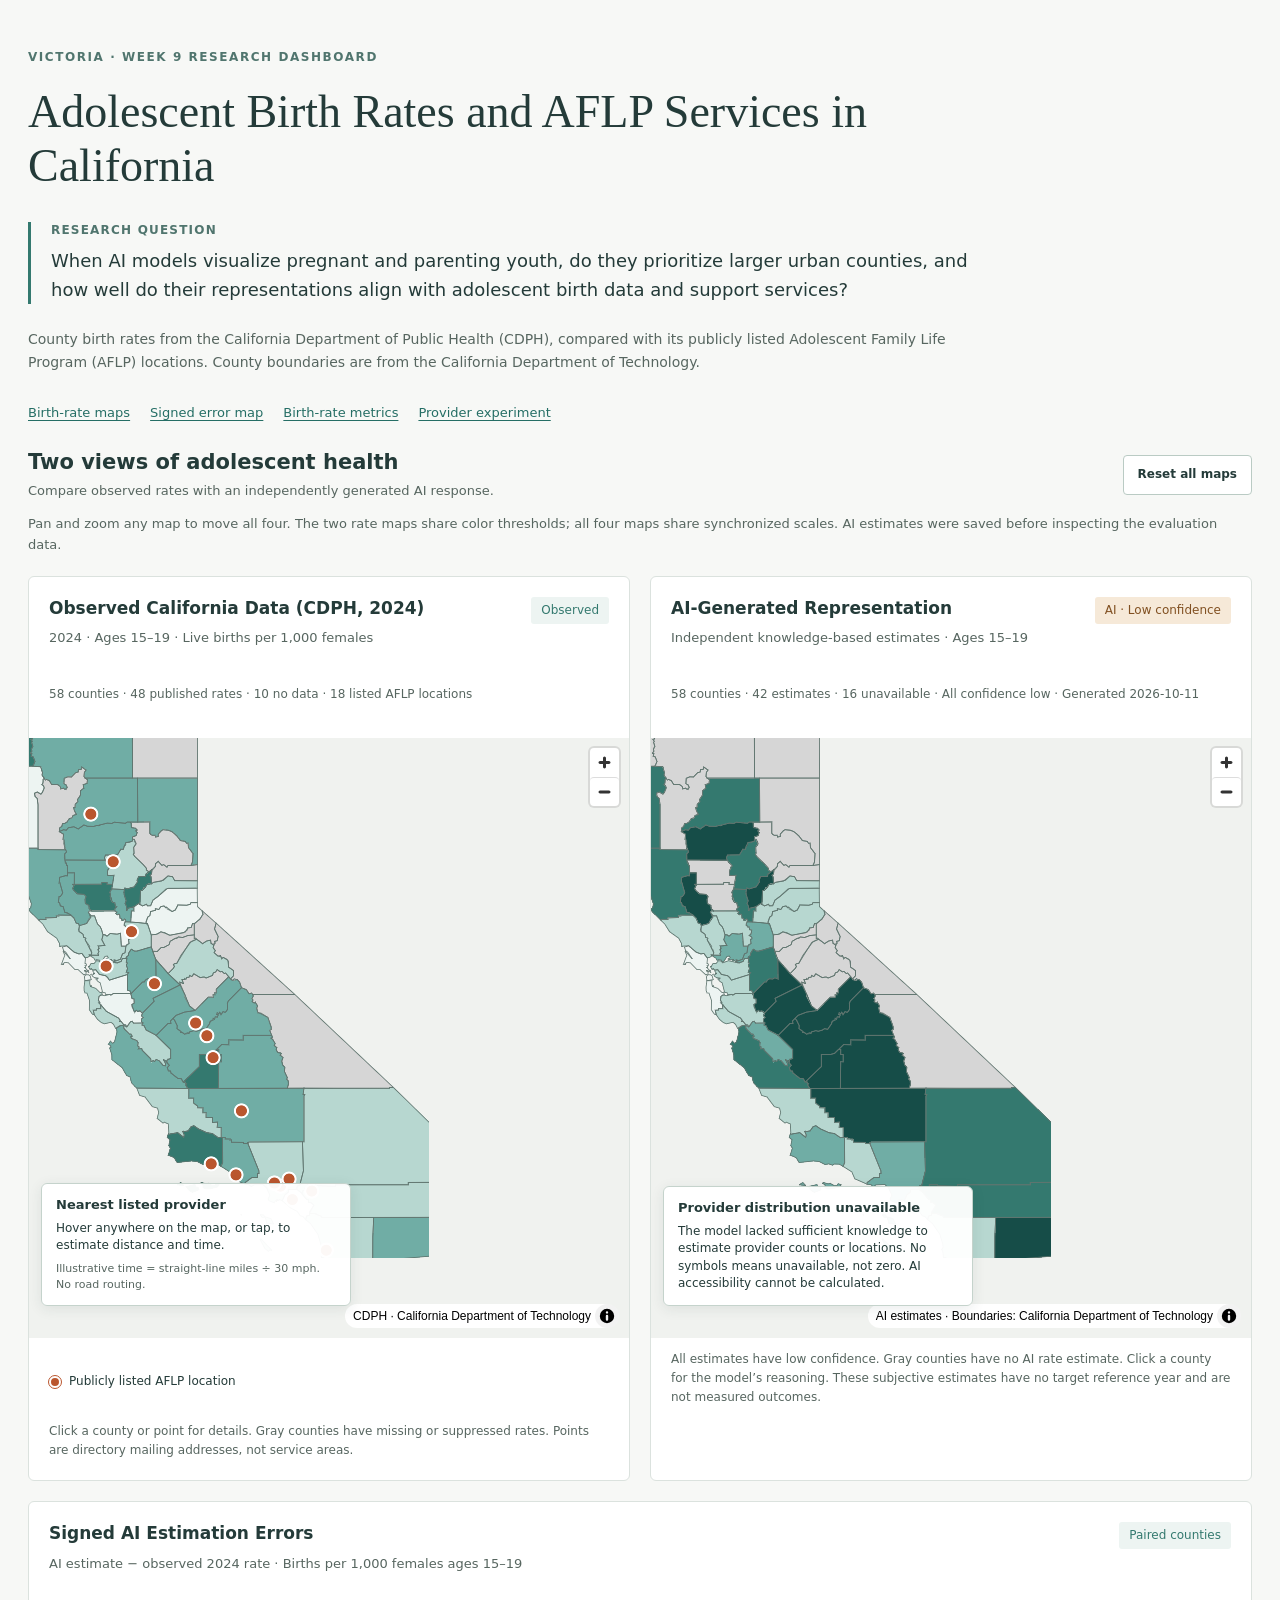
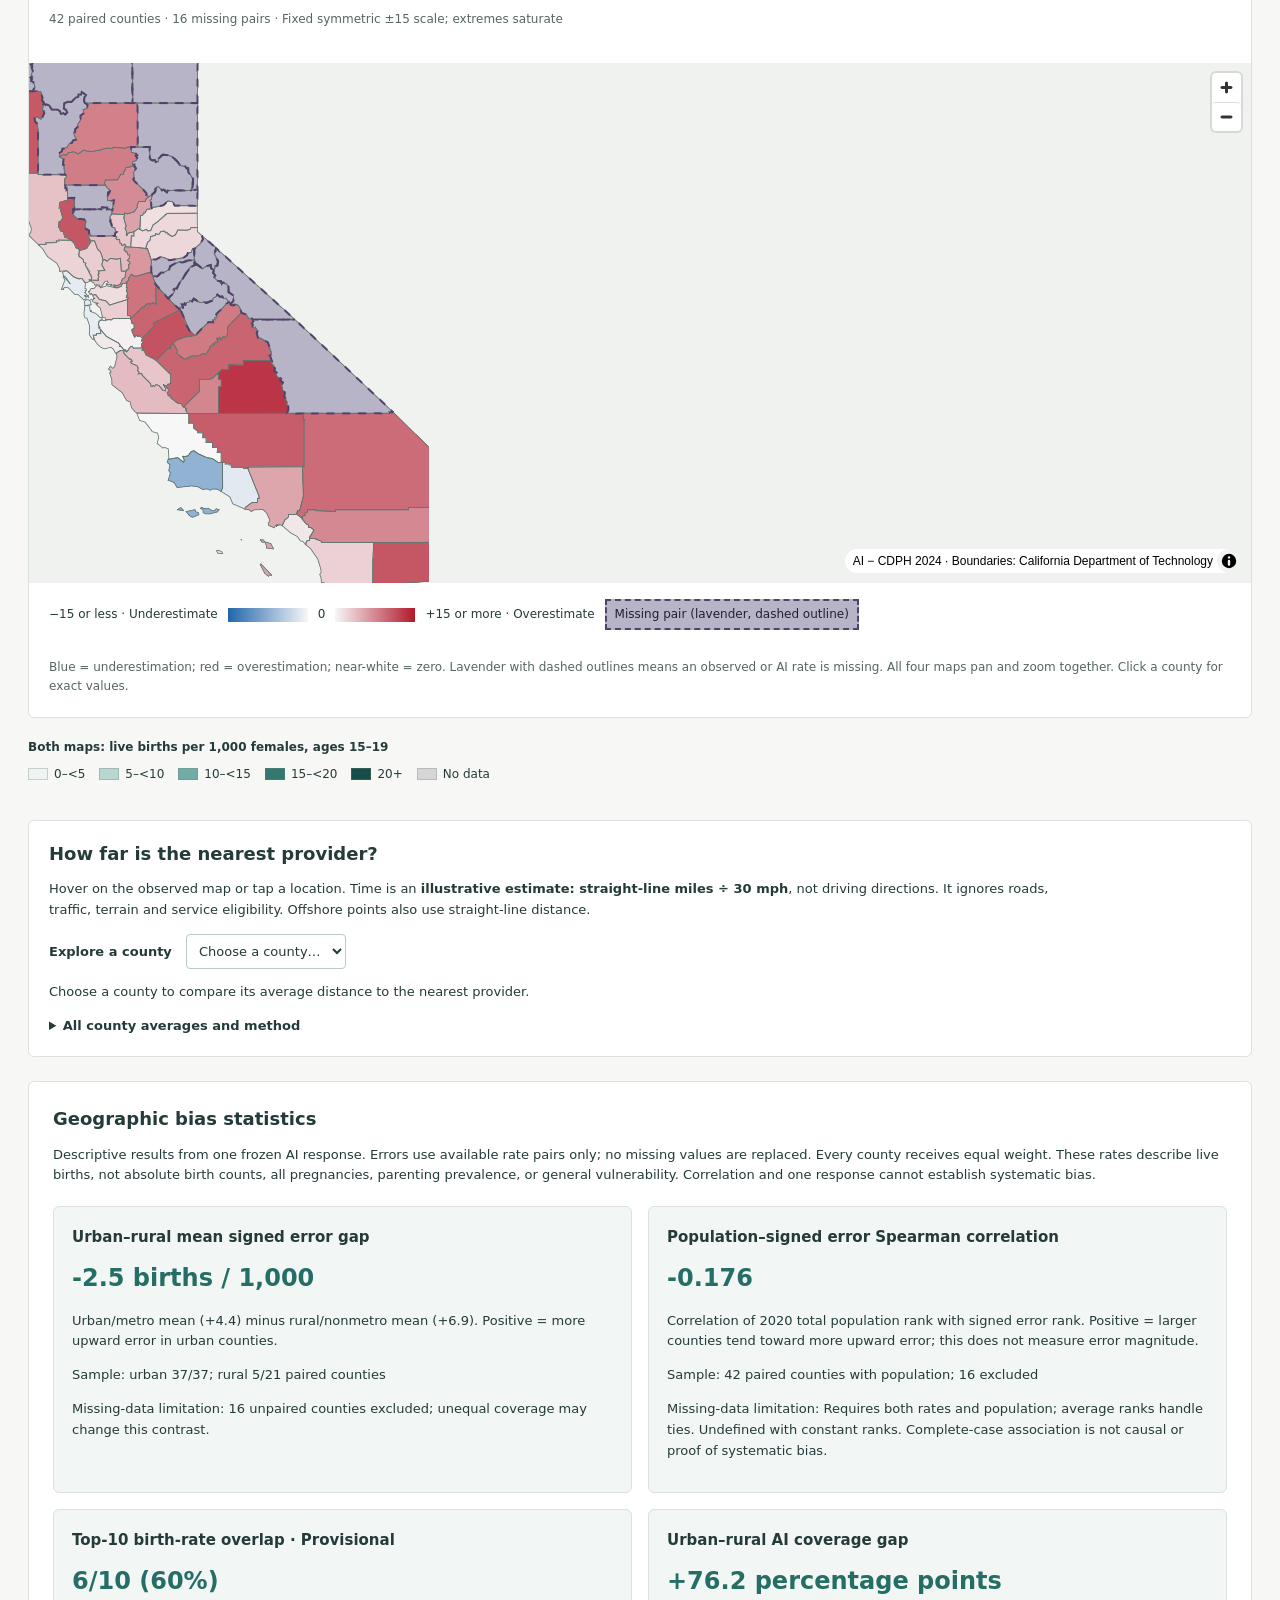
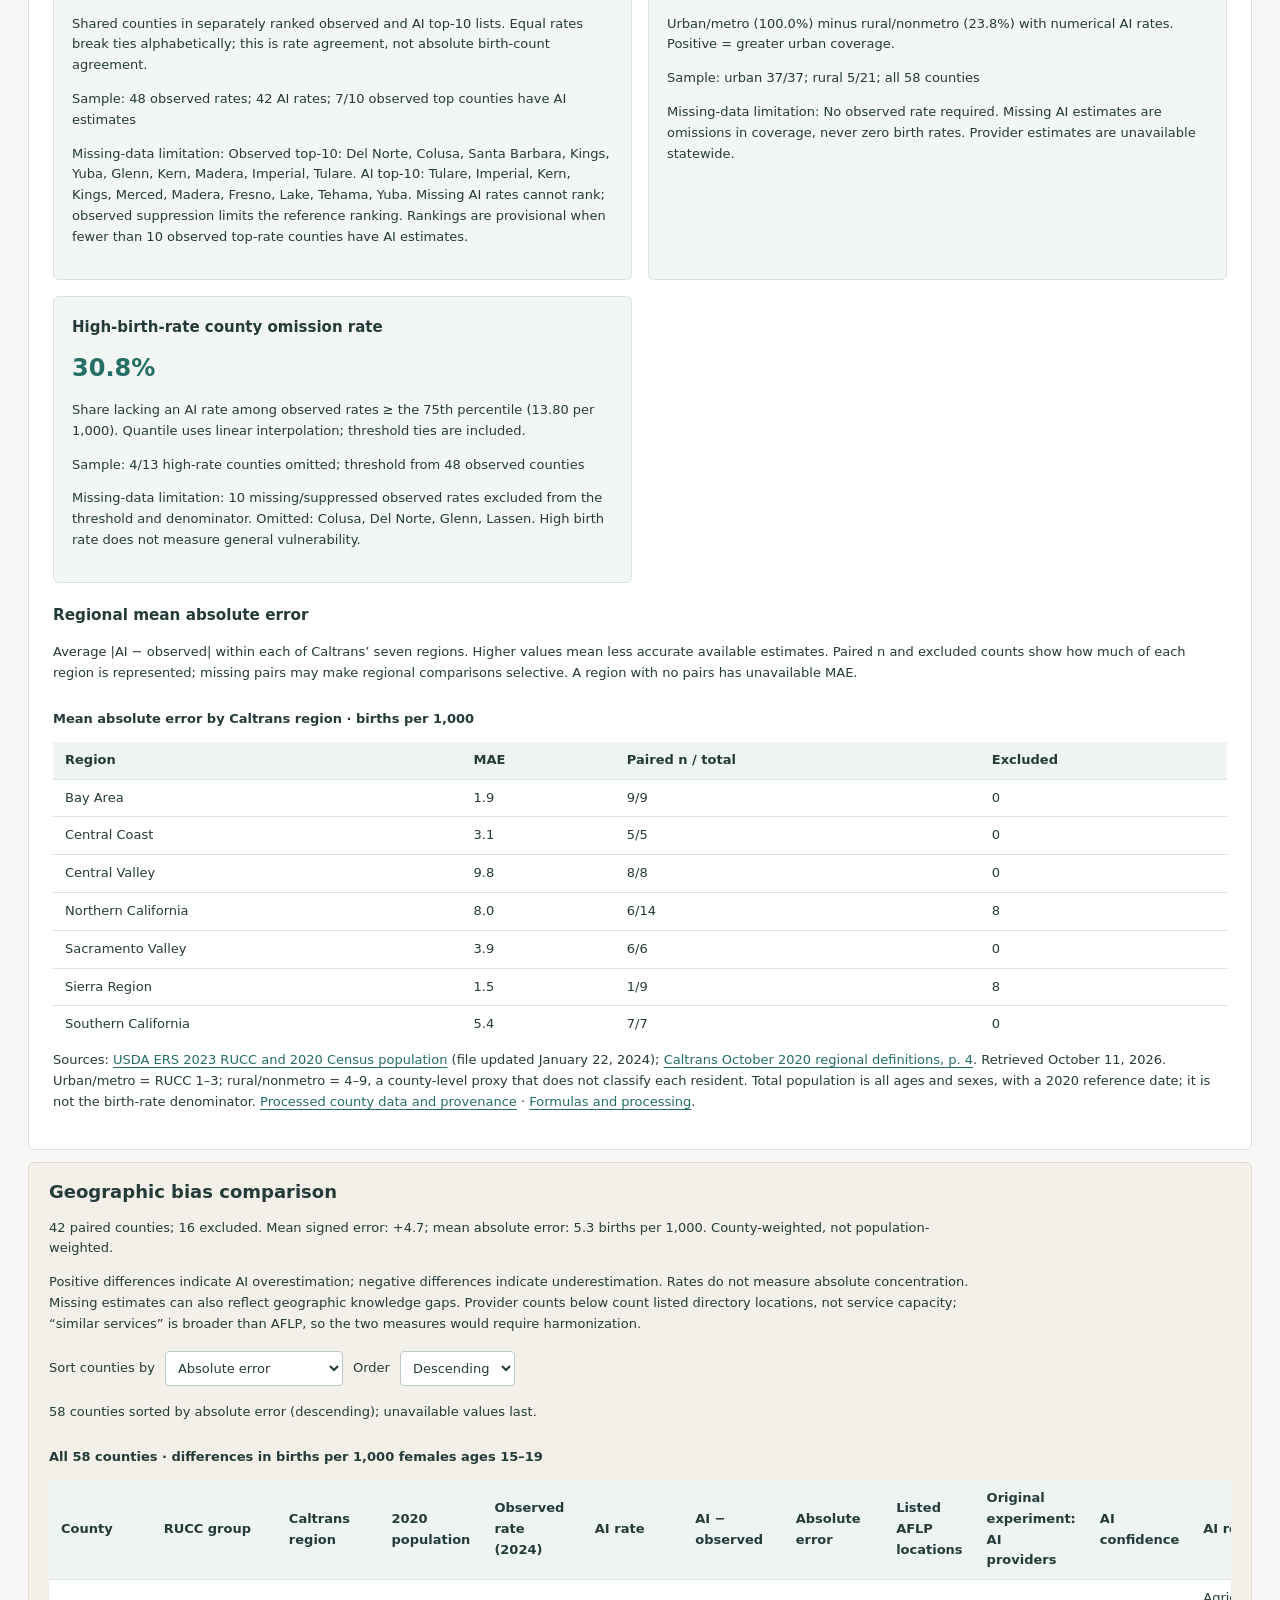
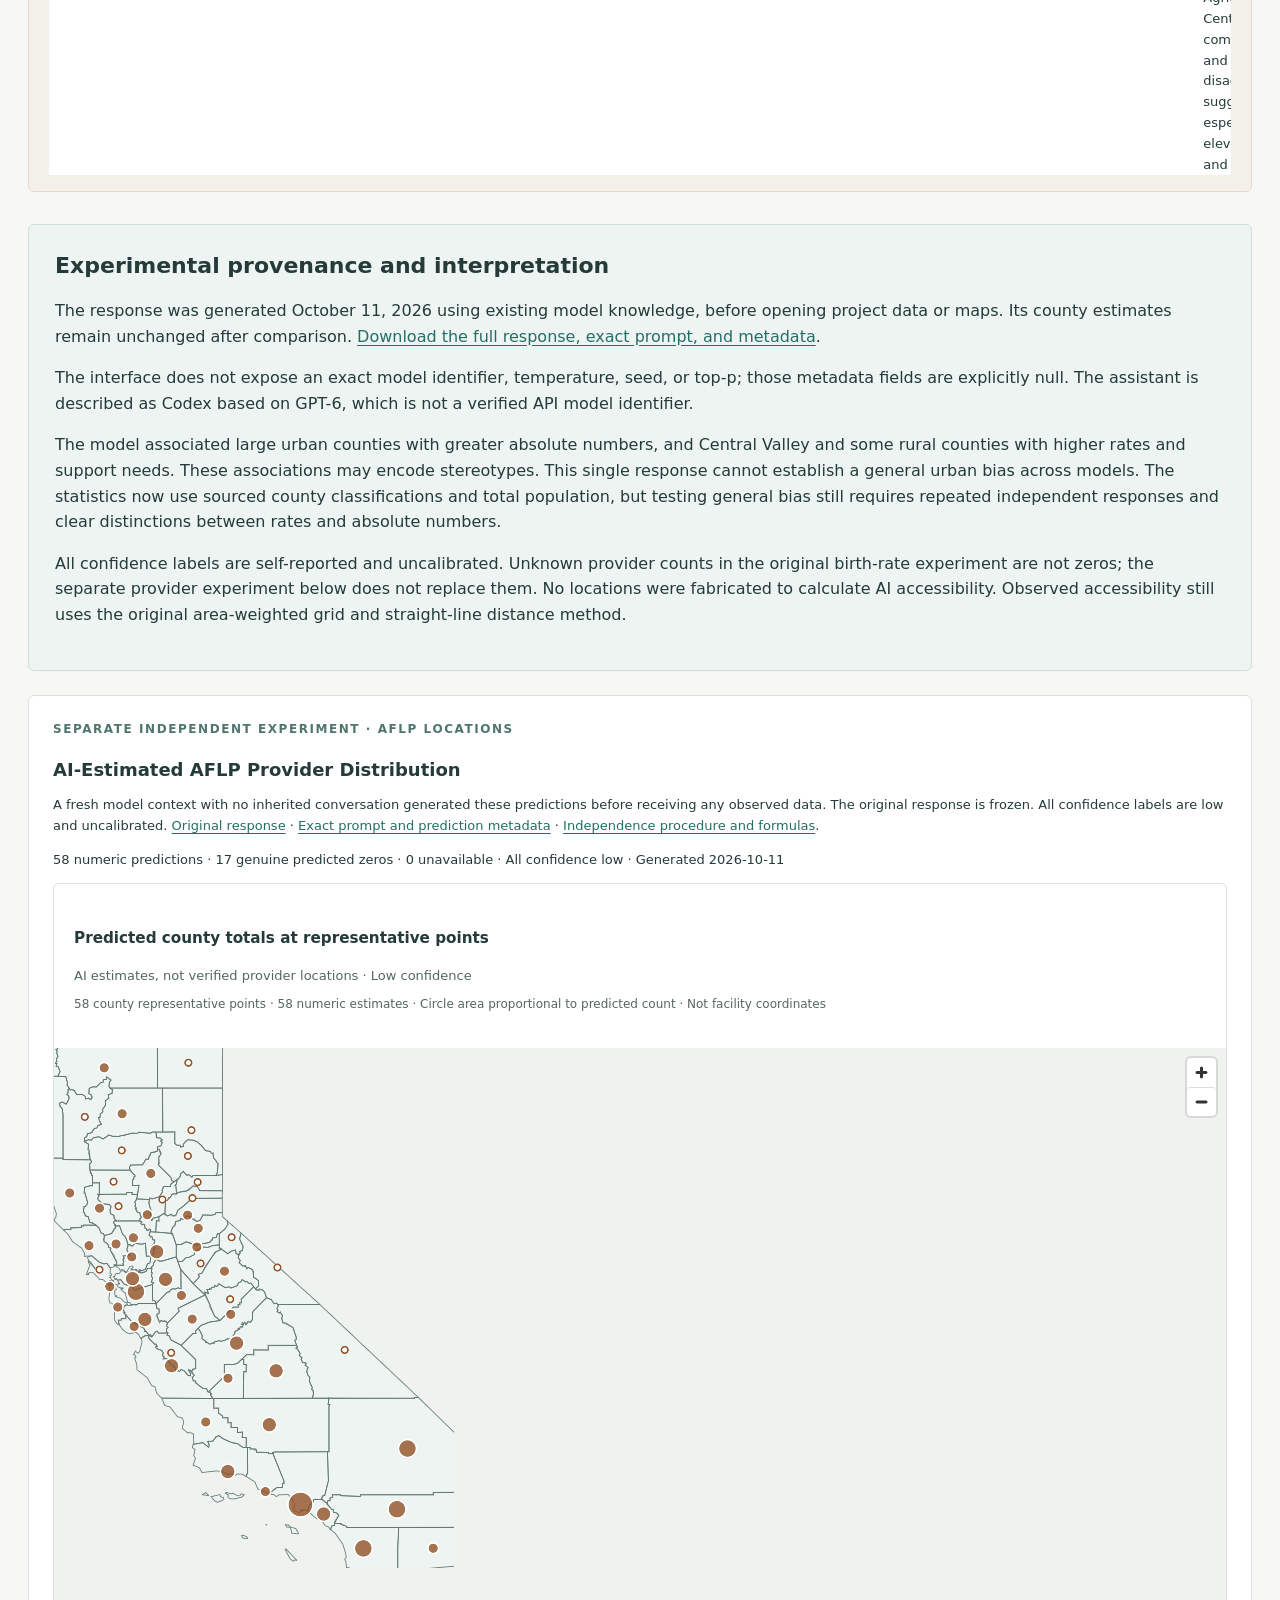
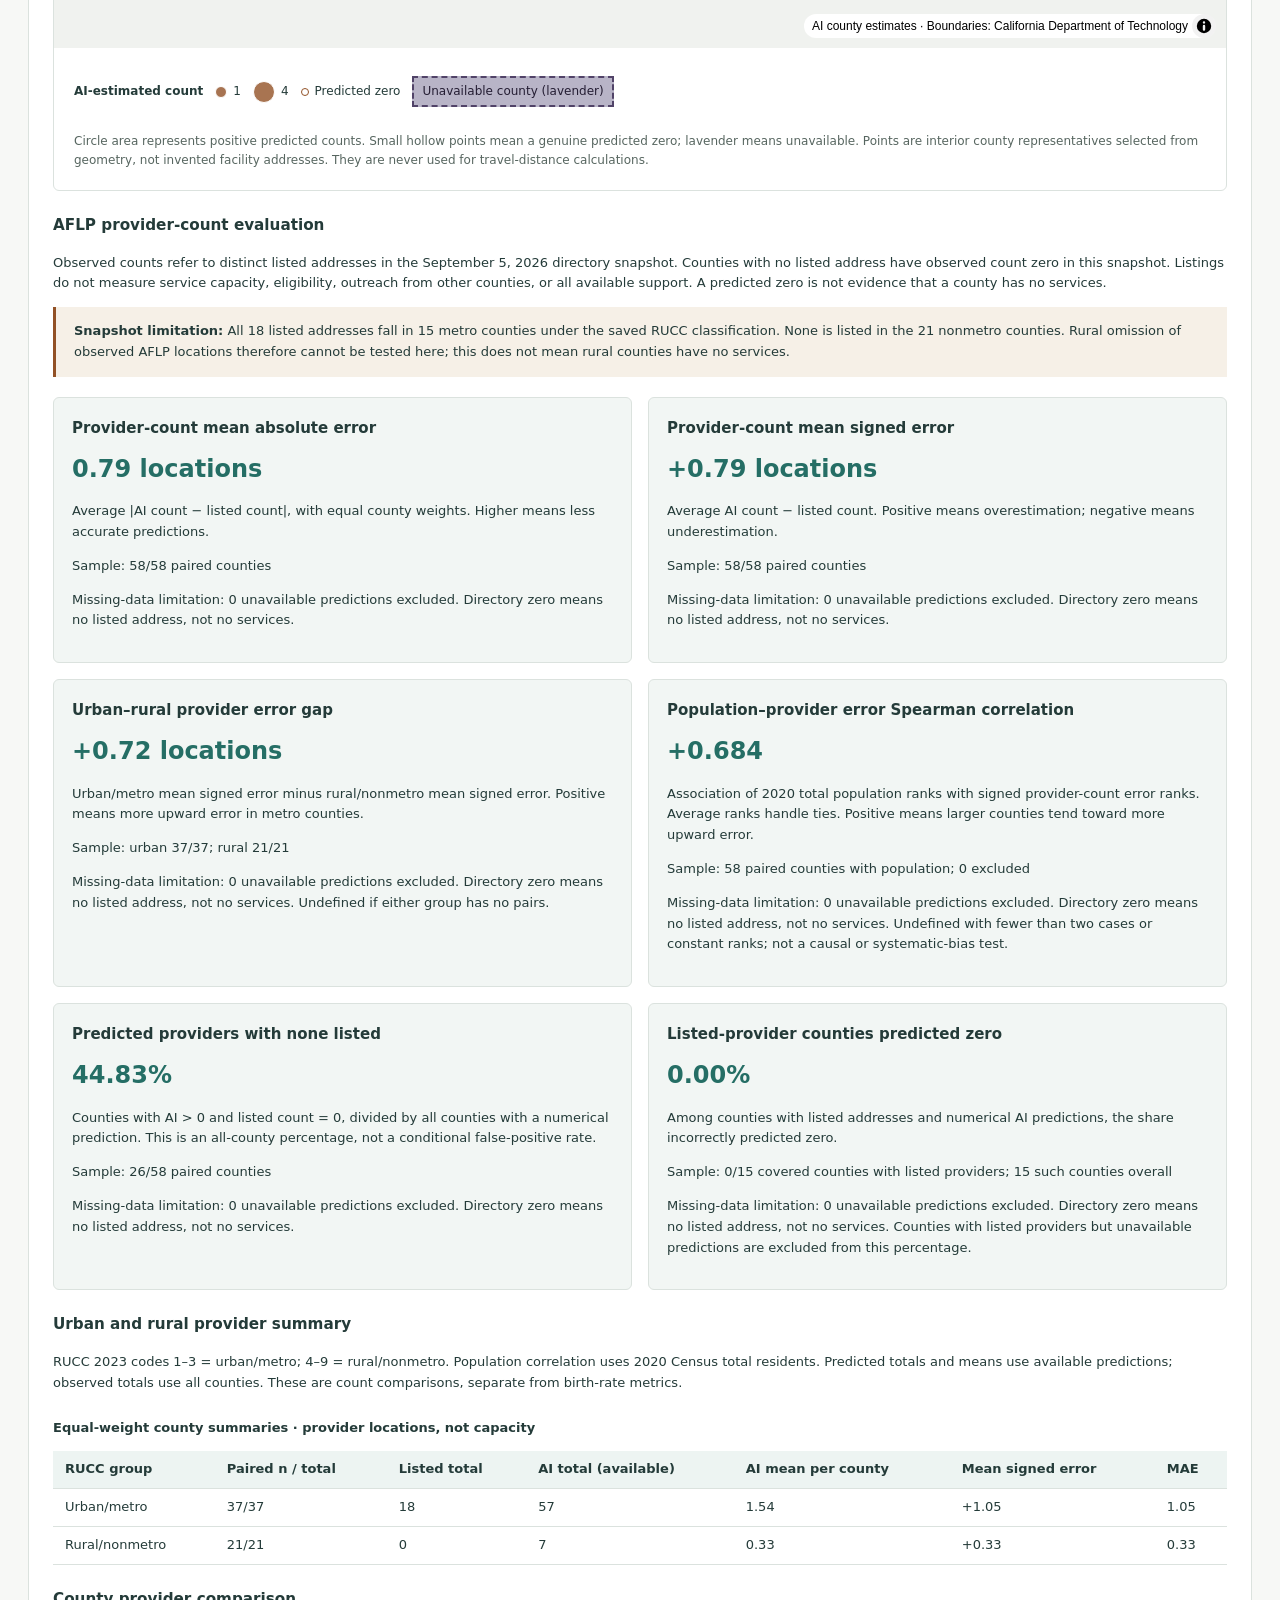
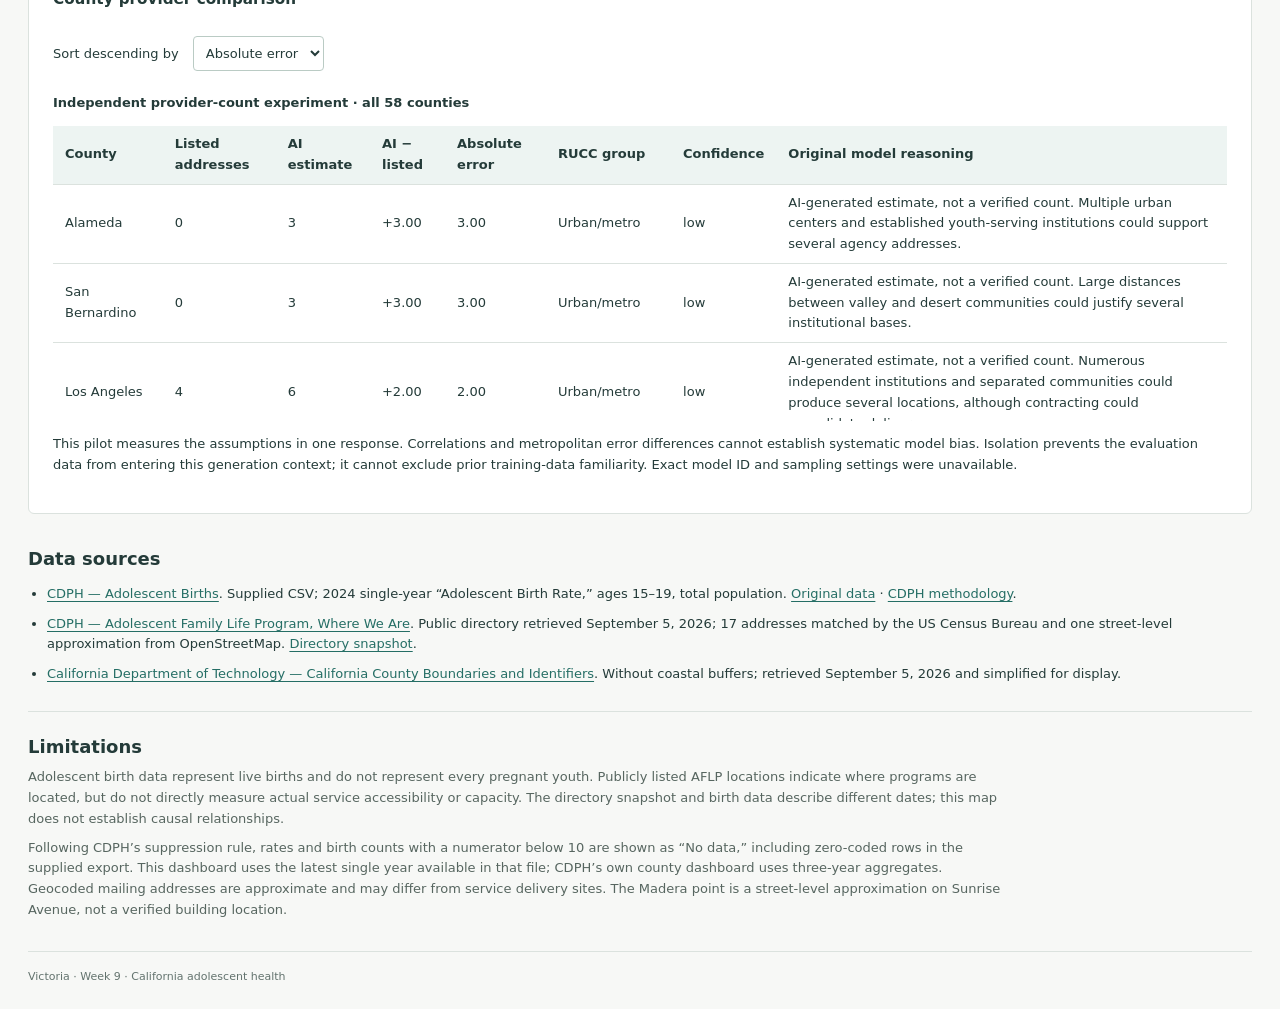
<file: index.html>
<!doctype html>
<html lang="en">
<head>
  <meta charset="utf-8">
  <meta name="viewport" content="width=device-width, initial-scale=1">
  <meta name="description" content="Victoria's Week 9 research dashboard comparing California county adolescent birth rates with publicly listed AFLP locations.">
  <title>Adolescent Birth Rates and AFLP Services in California</title>
  <link rel="icon" href="./favicon.svg" type="image/svg+xml">
  <link rel="stylesheet" href="./vendor/maplibre-gl.css">
  <link rel="stylesheet" href="./styles.css">
  <script defer src="./vendor/maplibre-gl.js"></script>
  <script defer src="./access.js"></script>
  <script defer src="./metrics.js"></script>
  <script defer src="./provider-metrics.js"></script>
  <script defer src="./provider-dashboard.js"></script>
  <script defer src="./app.js"></script>
</head>
<body>
  <main>
    <header>
      <p class="eyebrow">Victoria · Week 9 research dashboard</p>
      <h1>Adolescent Birth Rates and AFLP Services in California</h1>
      <section class="question" aria-labelledby="question-heading">
        <h2 id="question-heading">Research question</h2>
        <p>When AI models visualize pregnant and parenting youth, do they prioritize larger urban counties, and how well do their representations align with adolescent birth data and support services?</p>
      </section>
      <p class="intro">County birth rates from the California Department of Public Health (CDPH), compared with its publicly listed Adolescent Family Life Program (AFLP) locations. County boundaries are from the California Department of Technology.</p>
    </header>

    <nav class="dashboard-nav" aria-label="Dashboard sections"><a href="#comparison-heading">Birth-rate maps</a><a href="#error-heading">Signed error map</a><a href="#statistics-heading">Birth-rate metrics</a><a href="#provider-experiment">Provider experiment</a></nav>
    <section class="comparison" aria-labelledby="comparison-heading">
      <div class="comparison-heading">
        <div><h2 id="comparison-heading">Two views of adolescent health</h2><p>Compare observed rates with an independently generated AI response.</p></div>
        <button id="reset-maps" type="button">Reset all maps</button>
      </div>
      <p class="comparison-note">Pan and zoom any map to move all four. The two rate maps share color thresholds; all four maps share synchronized scales. AI estimates were saved before inspecting the evaluation data.</p>
      <div class="map-grid">
    <section class="map-section" aria-labelledby="map-heading">
      <div class="map-heading"><div><h2 id="map-heading">Observed California Data (CDPH, 2024)</h2><p>2024 · Ages 15–19 · Live births per 1,000 females</p></div><span class="tag">Observed</span></div>
      <p id="status" role="status">Loading county data and AFLP locations…</p>
      <div class="map-wrap">
        <div id="map" aria-label="Interactive map of California adolescent birth rates and AFLP locations"></div>
        <aside id="access-hover" class="access-hover" aria-label="Nearest listed provider"><strong>Nearest listed provider</strong><p>Hover anywhere on the map, or tap, to estimate distance and time.</p></aside>
      </div>
      <noscript><p>Enable JavaScript to view the interactive map.</p></noscript>
      <div class="card-key"><span class="point-key"><i></i>Publicly listed AFLP location</span></div>
      <p class="map-note">Click a county or point for details. Gray counties have missing or suppressed rates. Points are directory mailing addresses, not service areas.</p>
    </section>
    <section class="map-section scenario-section" aria-labelledby="scenario-heading">
      <div class="map-heading"><div><h2 id="scenario-heading">AI-Generated Representation</h2><p>Independent knowledge-based estimates · Ages 15–19</p></div><span class="tag ai-tag">AI · Low confidence</span></div>
      <p id="scenario-status" class="map-status" role="status">Loading saved AI representation…</p>
      <div class="map-wrap">
        <div id="scenario-map" class="map-canvas" aria-label="Interactive map of AI-estimated adolescent birth rates"></div>
        <aside class="access-hover" aria-label="AI provider estimates unavailable"><strong>Provider distribution unavailable</strong><p>The model lacked sufficient knowledge to estimate provider counts or locations. No symbols means unavailable, not zero. AI accessibility cannot be calculated.</p></aside>
      </div>
      <p class="map-note">All estimates have low confidence. Gray counties have no AI rate estimate. Click a county for the model’s reasoning. These subjective estimates have no target reference year and are not measured outcomes.</p>
    </section>
      </div>
      <section class="map-section error-map-section" aria-labelledby="error-heading">
        <div class="map-heading"><div><h2 id="error-heading">Signed AI Estimation Errors</h2><p>AI estimate − observed 2024 rate · Births per 1,000 females ages 15–19</p></div><span class="tag">Paired counties</span></div>
        <p id="error-status" class="map-status" role="status">Loading estimation errors…</p>
        <div id="error-map" class="map-canvas" aria-label="Interactive map of signed county AI estimation errors"></div>
        <div class="error-legend" aria-label="Signed error color legend"><span>−15 or less · Underestimate</span><i></i><span>0</span><i></i><span>+15 or more · Overestimate</span><span class="missing-key">Missing pair (lavender, dashed outline)</span></div>
        <p class="map-note">Blue = underestimation; red = overestimation; near-white = zero. Lavender with dashed outlines means an observed or AI rate is missing. All four maps pan and zoom together. Click a county for exact values.</p>
      </section>
      <div class="legend" aria-label="Shared birth-rate legend">
        <div><strong>Both maps: live births per 1,000 females, ages 15–19</strong><ul class="scale">
          <li><i style="background:#edf4f2"></i>0–&lt;5</li>
          <li><i style="background:#b7d7d0"></i>5–&lt;10</li>
          <li><i style="background:#70ada5"></i>10–&lt;15</li>
          <li><i style="background:#34796f"></i>15–&lt;20</li>
          <li><i style="background:#164d48"></i>20+</li>
          <li><i style="background:#d6d6d6"></i>No data</li>
        </ul></div>
      </div>
      <section class="access-summary" aria-labelledby="access-heading">
        <h2 id="access-heading">How far is the nearest provider?</h2>
        <p>Hover on the observed map or tap a location. Time is an <strong>illustrative estimate: straight-line miles ÷ 30 mph</strong>, not driving directions. It ignores roads, traffic, terrain and service eligibility. Offshore points also use straight-line distance.</p>
        <label for="access-county">Explore a county</label>
        <select id="access-county"><option value="">Choose a county…</option></select>
        <p id="access-county-detail" role="status">Choose a county to compare its average distance to the nearest provider.</p>
        <details>
          <summary>All county averages and method</summary>
          <p>We sample a 24 × 24 grid across each county’s bounding box, retain points within its boundaries, and average each point’s distance to its nearest provider anywhere in the saved California dataset. Latitude weights approximate land-area weighting; these are not population-weighted distances. Small islands may be missed. AI distances are unavailable because no provider locations were estimated.</p>
          <div class="table-scroll"><table><caption>Average straight-line distance to nearest provider (miles)</caption><thead><tr><th scope="col">County</th><th scope="col">Listed AFLP</th><th scope="col">AI distance (unavailable)</th></tr></thead><tbody id="access-rows"></tbody></table></div>
        </details>
      </section>
      <section class="statistics-panel" aria-labelledby="statistics-heading">
        <h2 id="statistics-heading">Geographic bias statistics</h2>
        <p>Descriptive results from one frozen AI response. Errors use available rate pairs only; no missing values are replaced. Every county receives equal weight. These rates describe live births, not absolute birth counts, all pregnancies, parenting prevalence, or general vulnerability. Correlation and one response cannot establish systematic bias.</p>
        <div id="metric-cards" class="metric-grid"></div>
        <div id="region-statistics"><h3>Regional mean absolute error</h3><p>Average |AI − observed| within each of Caltrans’ seven regions. Higher values mean less accurate available estimates. Paired n and excluded counts show how much of each region is represented; missing pairs may make regional comparisons selective. A region with no pairs has unavailable MAE.</p></div>
        <p>Sources: <a href="https://ers.usda.gov/data-products/rural-urban-continuum-codes">USDA ERS 2023 RUCC and 2020 Census population</a> (file updated January 22, 2024); <a href="https://dot.ca.gov/-/media/dot-media/programs/transportation-planning/documents/new-state-planning/transportation-economics/socioeconomic-forecasts/2020/2020-methodology-and-introduction/county-level-forecasts-intro-2020-a11y.pdf">Caltrans October 2020 regional definitions, p. 4</a>. Retrieved October 11, 2026. Urban/metro = RUCC 1–3; rural/nonmetro = 4–9, a county-level proxy that does not classify each resident. Total population is all ages and sexes, with a 2020 reference date; it is not the birth-rate denominator. <a href="./data/county-geography.json">Processed county data and provenance</a> · <a href="./README.md">Formulas and processing</a>.</p>
      </section>
      <section class="scenario-data" aria-labelledby="bias-heading">
        <h2 id="bias-heading">Geographic bias comparison</h2>
        <p id="bias-summary" role="status">Calculating paired differences…</p>
        <p>Positive differences indicate AI overestimation; negative differences indicate underestimation. Rates do not measure absolute concentration. Missing estimates can also reflect geographic knowledge gaps. Provider counts below count listed directory locations, not service capacity; “similar services” is broader than AFLP, so the two measures would require harmonization.</p>
        <div class="sort-controls"><label for="table-sort">Sort counties by</label> <select id="table-sort"><option value="absolute_error">Absolute error</option><option value="error">Signed error</option><option value="observed">Observed birth rate</option><option value="estimate">AI birth-rate estimate</option></select> <label for="table-direction">Order</label> <select id="table-direction"><option value="descending">Descending</option><option value="ascending">Ascending</option></select></div>
        <p id="table-sort-status" role="status"></p>
        <div class="table-scroll"><table><caption>All 58 counties · differences in births per 1,000 females ages 15–19</caption><thead><tr><th scope="col">County</th><th scope="col">RUCC group</th><th scope="col">Caltrans region</th><th scope="col">2020 population</th><th scope="col">Observed rate (2024)</th><th scope="col">AI rate</th><th scope="col">AI − observed</th><th scope="col">Absolute error</th><th scope="col">Listed AFLP locations</th><th scope="col">Original experiment: AI providers</th><th scope="col">AI confidence</th><th scope="col">AI reasoning</th></tr></thead><tbody id="scenario-rows"></tbody></table></div>
      </section>
    </section>
    <section class="ai-explanation" aria-labelledby="ai-explanation-heading">
      <h2 id="ai-explanation-heading">Experimental provenance and interpretation</h2>
      <p>The response was generated October 11, 2026 using existing model knowledge, before opening project data or maps. Its county estimates remain unchanged after comparison. <a href="./data/ai-representation.json">Download the full response, exact prompt, and metadata</a>.</p>
      <p>The interface does not expose an exact model identifier, temperature, seed, or top-p; those metadata fields are explicitly null. The assistant is described as Codex based on GPT-6, which is not a verified API model identifier.</p>
      <p>The model associated large urban counties with greater absolute numbers, and Central Valley and some rural counties with higher rates and support needs. These associations may encode stereotypes. This single response cannot establish a general urban bias across models. The statistics now use sourced county classifications and total population, but testing general bias still requires repeated independent responses and clear distinctions between rates and absolute numbers.</p>
      <p>All confidence labels are self-reported and uncalibrated. Unknown provider counts in the original birth-rate experiment are not zeros; the separate provider experiment below does not replace them. No locations were fabricated to calculate AI accessibility. Observed accessibility still uses the original area-weighted grid and straight-line distance method.</p>
    </section>

    <section id="provider-experiment" class="statistics-panel" aria-labelledby="provider-experiment-heading">
      <p class="eyebrow">Separate independent experiment · AFLP locations</p>
      <h2 id="provider-experiment-heading">AI-Estimated AFLP Provider Distribution</h2>
      <p>A fresh model context with no inherited conversation generated these predictions before receiving any observed data. The original response is frozen. All confidence labels are low and uncalibrated. <a href="./data/ai-aflp-response.json">Original response</a> · <a href="./data/ai-aflp-estimates.json">Exact prompt and prediction metadata</a> · <a href="./README.md#aflp-provider-count-experiment">Independence procedure and formulas</a>.</p>
      <p id="provider-summary" role="status">Loading independent provider estimates…</p>
      <section class="map-section" aria-labelledby="provider-map-heading">
        <div class="map-heading"><div><h3 id="provider-map-heading">Predicted county totals at representative points</h3><p>AI estimates, not verified provider locations · Low confidence</p></div></div>
        <p id="provider-map-status" class="map-status" role="status">Loading provider distribution…</p>
        <div id="provider-map" class="map-canvas" aria-label="AI-estimated AFLP counts at county representative points, not actual facilities"></div>
        <div class="card-key bubble-key"><strong>AI-estimated count</strong><span><i style="--diameter:10px"></i>1</span><span><i style="--diameter:20px"></i>4</span><span><i class="zero-provider-key"></i>Predicted zero</span><span class="missing-key">Unavailable county (lavender)</span></div>
        <p class="map-note">Circle area represents positive predicted counts. Small hollow points mean a genuine predicted zero; lavender means unavailable. Points are interior county representatives selected from geometry, not invented facility addresses. They are never used for travel-distance calculations.</p>
      </section>
      <h3>AFLP provider-count evaluation</h3>
      <p>Observed counts refer to distinct listed addresses in the September 5, 2026 directory snapshot. Counties with no listed address have observed count zero in this snapshot. Listings do not measure service capacity, eligibility, outreach from other counties, or all available support. A predicted zero is not evidence that a county has no services.</p>
      <p class="provider-limitation"><strong>Snapshot limitation:</strong> All 18 listed addresses fall in 15 metro counties under the saved RUCC classification. None is listed in the 21 nonmetro counties. Rural omission of observed AFLP locations therefore cannot be tested here; this does not mean rural counties have no services.</p>
      <div id="provider-metrics" class="metric-grid"></div>
      <h3>Urban and rural provider summary</h3>
      <p>RUCC 2023 codes 1–3 = urban/metro; 4–9 = rural/nonmetro. Population correlation uses 2020 Census total residents. Predicted totals and means use available predictions; observed totals use all counties. These are count comparisons, separate from birth-rate metrics.</p>
      <div class="table-scroll"><table><caption>Equal-weight county summaries · provider locations, not capacity</caption><thead><tr><th scope="col">RUCC group</th><th scope="col">Paired n / total</th><th scope="col">Listed total</th><th scope="col">AI total (available)</th><th scope="col">AI mean per county</th><th scope="col">Mean signed error</th><th scope="col">MAE</th></tr></thead><tbody id="provider-group-rows"></tbody></table></div>
      <h3>County provider comparison</h3>
      <label for="provider-sort">Sort descending by</label> <select id="provider-sort"><option value="absolute_error">Absolute error</option><option value="error">Signed error</option><option value="observed">Listed count</option><option value="estimate">AI estimate</option></select>
      <div class="table-scroll"><table><caption>Independent provider-count experiment · all 58 counties</caption><thead><tr><th scope="col">County</th><th scope="col">Listed addresses</th><th scope="col">AI estimate</th><th scope="col">AI − listed</th><th scope="col">Absolute error</th><th scope="col">RUCC group</th><th scope="col">Confidence</th><th scope="col">Original model reasoning</th></tr></thead><tbody id="provider-rows"></tbody></table></div>
      <p>This pilot measures the assumptions in one response. Correlations and metropolitan error differences cannot establish systematic model bias. Isolation prevents the evaluation data from entering this generation context; it cannot exclude prior training-data familiarity. Exact model ID and sampling settings were unavailable.</p>
    </section>

    <section class="sources" aria-labelledby="sources-heading">
      <h2 id="sources-heading">Data sources</h2>
      <ul>
        <li><a href="https://www.cdph.ca.gov/Programs/CFH/DMCAH/Pages/Data/Adolescent-Births-in-California.aspx">CDPH — Adolescent Births</a>. Supplied CSV; 2024 single-year “Adolescent Birth Rate,” ages 15–19, total population. <a href="./data/Data-Adolescent-Births.csv">Original data</a> · <a href="./data/births-methodology.pdf">CDPH methodology</a>.</li>
        <li><a href="https://www.cdph.ca.gov/Programs/CFH/DMCAH/AFLP/Pages/Sites.aspx">CDPH — Adolescent Family Life Program, Where We Are</a>. Public directory retrieved September 5, 2026; 17 addresses matched by the US Census Bureau and one street-level approximation from OpenStreetMap. <a href="./data/aflp-directory.tsv">Directory snapshot</a>.</li>
        <li><a href="https://gis.data.ca.gov/datasets/California::california-county-boundaries-and-identifiers">California Department of Technology — California County Boundaries and Identifiers</a>. Without coastal buffers; retrieved September 5, 2026 and simplified for display.</li>
      </ul>
    </section>
    <section class="limitations" aria-labelledby="limitations-heading">
      <h2 id="limitations-heading">Limitations</h2>
      <p>Adolescent birth data represent live births and do not represent every pregnant youth. Publicly listed AFLP locations indicate where programs are located, but do not directly measure actual service accessibility or capacity. The directory snapshot and birth data describe different dates; this map does not establish causal relationships.</p>
      <p>Following CDPH’s suppression rule, rates and birth counts with a numerator below 10 are shown as “No data,” including zero-coded rows in the supplied export. This dashboard uses the latest single year available in that file; CDPH’s own county dashboard uses three-year aggregates. Geocoded mailing addresses are approximate and may differ from service delivery sites. The Madera point is a street-level approximation on Sunrise Avenue, not a verified building location.</p>
    </section>
    <footer>Victoria · Week 9 · California adolescent health</footer>
  </main>
</body>
</html>
</file>
<file: vendor/maplibre-gl.css>
.maplibregl-map{font:12px/20px Helvetica Neue,Arial,Helvetica,sans-serif;overflow:hidden;position:relative;-webkit-tap-highlight-color:rgb(0,0,0,0)}.maplibregl-canvas{left:0;position:absolute;top:0}.maplibregl-map:fullscreen{height:100%;width:100%}.maplibregl-ctrl-group button.maplibregl-ctrl-compass{touch-action:none}.maplibregl-canvas-container.maplibregl-interactive,.maplibregl-ctrl-group button.maplibregl-ctrl-compass{cursor:grab;-webkit-user-select:none;-moz-user-select:none;user-select:none}.maplibregl-canvas-container.maplibregl-interactive.maplibregl-track-pointer{cursor:pointer}.maplibregl-canvas-container.maplibregl-interactive:active,.maplibregl-ctrl-group button.maplibregl-ctrl-compass:active{cursor:grabbing}.maplibregl-canvas-container.maplibregl-touch-zoom-rotate,.maplibregl-canvas-container.maplibregl-touch-zoom-rotate .maplibregl-canvas{touch-action:pan-x pan-y}.maplibregl-canvas-container.maplibregl-touch-drag-pan,.maplibregl-canvas-container.maplibregl-touch-drag-pan .maplibregl-canvas{touch-action:pinch-zoom}.maplibregl-canvas-container.maplibregl-touch-zoom-rotate.maplibregl-touch-drag-pan,.maplibregl-canvas-container.maplibregl-touch-zoom-rotate.maplibregl-touch-drag-pan .maplibregl-canvas{touch-action:none}.maplibregl-canvas-container.maplibregl-touch-drag-pan.maplibregl-cooperative-gestures,.maplibregl-canvas-container.maplibregl-touch-drag-pan.maplibregl-cooperative-gestures .maplibregl-canvas{touch-action:pan-x pan-y}.maplibregl-ctrl-bottom-left,.maplibregl-ctrl-bottom-right,.maplibregl-ctrl-top-left,.maplibregl-ctrl-top-right{pointer-events:none;position:absolute;z-index:2}.maplibregl-ctrl-top-left{left:0;top:0}.maplibregl-ctrl-top-right{right:0;top:0}.maplibregl-ctrl-bottom-left{bottom:0;left:0}.maplibregl-ctrl-bottom-right{bottom:0;right:0}.maplibregl-ctrl{clear:both;pointer-events:auto;transform:translate(0)}.maplibregl-ctrl-top-left .maplibregl-ctrl{float:left;margin:10px 0 0 10px}.maplibregl-ctrl-top-right .maplibregl-ctrl{float:right;margin:10px 10px 0 0}.maplibregl-ctrl-bottom-left .maplibregl-ctrl{float:left;margin:0 0 10px 10px}.maplibregl-ctrl-bottom-right .maplibregl-ctrl{float:right;margin:0 10px 10px 0}.maplibregl-ctrl-group{background:#fff;border-radius:4px}.maplibregl-ctrl-group:not(:empty){box-shadow:0 0 0 2px rgba(0,0,0,.1)}@media (forced-colors:active){.maplibregl-ctrl-group:not(:empty){box-shadow:0 0 0 2px ButtonText}}.maplibregl-ctrl-group button{background-color:transparent;border:0;box-sizing:border-box;cursor:pointer;display:block;height:29px;outline:none;padding:0;width:29px}.maplibregl-ctrl-group button+button{border-top:1px solid #ddd}.maplibregl-ctrl button .maplibregl-ctrl-icon{background-position:50%;background-repeat:no-repeat;display:block;height:100%;width:100%}@media (forced-colors:active){.maplibregl-ctrl-icon{background-color:transparent}.maplibregl-ctrl-group button+button{border-top:1px solid ButtonText}}.maplibregl-ctrl button::-moz-focus-inner{border:0;padding:0}.maplibregl-ctrl-attrib-button:focus,.maplibregl-ctrl-group button:focus{box-shadow:0 0 2px 2px #0096ff}.maplibregl-ctrl button:disabled{cursor:not-allowed}.maplibregl-ctrl button:disabled .maplibregl-ctrl-icon{opacity:.25}@media (hover:hover){.maplibregl-ctrl button:not(:disabled):hover{background-color:rgba(0,0,0,.05)}}.maplibregl-ctrl button:not(:disabled):active{background-color:rgba(0,0,0,.05)}.maplibregl-ctrl-group button:focus:focus-visible{box-shadow:0 0 2px 2px #0096ff}.maplibregl-ctrl-group button:focus:not(:focus-visible){box-shadow:none}.maplibregl-ctrl-group button:focus:first-child{border-radius:4px 4px 0 0}.maplibregl-ctrl-group button:focus:last-child{border-radius:0 0 4px 4px}.maplibregl-ctrl-group button:focus:only-child{border-radius:inherit}.maplibregl-ctrl button.maplibregl-ctrl-zoom-out .maplibregl-ctrl-icon{background-image:url("data:image/svg+xml;charset=utf-8,%3Csvg xmlns='http://www.w3.org/2000/svg' width='29' height='29' fill='%23333' viewBox='0 0 29 29'%3E%3Cpath d='M10 13c-.75 0-1.5.75-1.5 1.5S9.25 16 10 16h9c.75 0 1.5-.75 1.5-1.5S19.75 13 19 13z'/%3E%3C/svg%3E")}.maplibregl-ctrl button.maplibregl-ctrl-zoom-in .maplibregl-ctrl-icon{background-image:url("data:image/svg+xml;charset=utf-8,%3Csvg xmlns='http://www.w3.org/2000/svg' width='29' height='29' fill='%23333' viewBox='0 0 29 29'%3E%3Cpath d='M14.5 8.5c-.75 0-1.5.75-1.5 1.5v3h-3c-.75 0-1.5.75-1.5 1.5S9.25 16 10 16h3v3c0 .75.75 1.5 1.5 1.5S16 19.75 16 19v-3h3c.75 0 1.5-.75 1.5-1.5S19.75 13 19 13h-3v-3c0-.75-.75-1.5-1.5-1.5'/%3E%3C/svg%3E")}@media (forced-colors:active){.maplibregl-ctrl button.maplibregl-ctrl-zoom-out .maplibregl-ctrl-icon{background-image:url("data:image/svg+xml;charset=utf-8,%3Csvg xmlns='http://www.w3.org/2000/svg' width='29' height='29' fill='%23fff' viewBox='0 0 29 29'%3E%3Cpath d='M10 13c-.75 0-1.5.75-1.5 1.5S9.25 16 10 16h9c.75 0 1.5-.75 1.5-1.5S19.75 13 19 13z'/%3E%3C/svg%3E")}.maplibregl-ctrl button.maplibregl-ctrl-zoom-in .maplibregl-ctrl-icon{background-image:url("data:image/svg+xml;charset=utf-8,%3Csvg xmlns='http://www.w3.org/2000/svg' width='29' height='29' fill='%23fff' viewBox='0 0 29 29'%3E%3Cpath d='M14.5 8.5c-.75 0-1.5.75-1.5 1.5v3h-3c-.75 0-1.5.75-1.5 1.5S9.25 16 10 16h3v3c0 .75.75 1.5 1.5 1.5S16 19.75 16 19v-3h3c.75 0 1.5-.75 1.5-1.5S19.75 13 19 13h-3v-3c0-.75-.75-1.5-1.5-1.5'/%3E%3C/svg%3E")}}@media (forced-colors:active) and (prefers-color-scheme:light){.maplibregl-ctrl button.maplibregl-ctrl-zoom-out .maplibregl-ctrl-icon{background-image:url("data:image/svg+xml;charset=utf-8,%3Csvg xmlns='http://www.w3.org/2000/svg' width='29' height='29' viewBox='0 0 29 29'%3E%3Cpath d='M10 13c-.75 0-1.5.75-1.5 1.5S9.25 16 10 16h9c.75 0 1.5-.75 1.5-1.5S19.75 13 19 13z'/%3E%3C/svg%3E")}.maplibregl-ctrl button.maplibregl-ctrl-zoom-in .maplibregl-ctrl-icon{background-image:url("data:image/svg+xml;charset=utf-8,%3Csvg xmlns='http://www.w3.org/2000/svg' width='29' height='29' viewBox='0 0 29 29'%3E%3Cpath d='M14.5 8.5c-.75 0-1.5.75-1.5 1.5v3h-3c-.75 0-1.5.75-1.5 1.5S9.25 16 10 16h3v3c0 .75.75 1.5 1.5 1.5S16 19.75 16 19v-3h3c.75 0 1.5-.75 1.5-1.5S19.75 13 19 13h-3v-3c0-.75-.75-1.5-1.5-1.5'/%3E%3C/svg%3E")}}.maplibregl-ctrl button.maplibregl-ctrl-fullscreen .maplibregl-ctrl-icon{background-image:url("data:image/svg+xml;charset=utf-8,%3Csvg xmlns='http://www.w3.org/2000/svg' width='29' height='29' fill='%23333' viewBox='0 0 29 29'%3E%3Cpath d='M24 16v5.5c0 1.75-.75 2.5-2.5 2.5H16v-1l3-1.5-4-5.5 1-1 5.5 4 1.5-3zM6 16l1.5 3 5.5-4 1 1-4 5.5 3 1.5v1H7.5C5.75 24 5 23.25 5 21.5V16zm7-11v1l-3 1.5 4 5.5-1 1-5.5-4L6 13H5V7.5C5 5.75 5.75 5 7.5 5zm11 2.5c0-1.75-.75-2.5-2.5-2.5H16v1l3 1.5-4 5.5 1 1 5.5-4 1.5 3h1z'/%3E%3C/svg%3E")}.maplibregl-ctrl button.maplibregl-ctrl-shrink .maplibregl-ctrl-icon{background-image:url("data:image/svg+xml;charset=utf-8,%3Csvg xmlns='http://www.w3.org/2000/svg' width='29' height='29' viewBox='0 0 29 29'%3E%3Cpath d='M18.5 16c-1.75 0-2.5.75-2.5 2.5V24h1l1.5-3 5.5 4 1-1-4-5.5 3-1.5v-1zM13 18.5c0-1.75-.75-2.5-2.5-2.5H5v1l3 1.5L4 24l1 1 5.5-4 1.5 3h1zm3-8c0 1.75.75 2.5 2.5 2.5H24v-1l-3-1.5L25 5l-1-1-5.5 4L17 5h-1zM10.5 13c1.75 0 2.5-.75 2.5-2.5V5h-1l-1.5 3L5 4 4 5l4 5.5L5 12v1z'/%3E%3C/svg%3E")}@media (forced-colors:active){.maplibregl-ctrl button.maplibregl-ctrl-fullscreen .maplibregl-ctrl-icon{background-image:url("data:image/svg+xml;charset=utf-8,%3Csvg xmlns='http://www.w3.org/2000/svg' width='29' height='29' fill='%23fff' viewBox='0 0 29 29'%3E%3Cpath d='M24 16v5.5c0 1.75-.75 2.5-2.5 2.5H16v-1l3-1.5-4-5.5 1-1 5.5 4 1.5-3zM6 16l1.5 3 5.5-4 1 1-4 5.5 3 1.5v1H7.5C5.75 24 5 23.25 5 21.5V16zm7-11v1l-3 1.5 4 5.5-1 1-5.5-4L6 13H5V7.5C5 5.75 5.75 5 7.5 5zm11 2.5c0-1.75-.75-2.5-2.5-2.5H16v1l3 1.5-4 5.5 1 1 5.5-4 1.5 3h1z'/%3E%3C/svg%3E")}.maplibregl-ctrl button.maplibregl-ctrl-shrink .maplibregl-ctrl-icon{background-image:url("data:image/svg+xml;charset=utf-8,%3Csvg xmlns='http://www.w3.org/2000/svg' width='29' height='29' fill='%23fff' viewBox='0 0 29 29'%3E%3Cpath d='M18.5 16c-1.75 0-2.5.75-2.5 2.5V24h1l1.5-3 5.5 4 1-1-4-5.5 3-1.5v-1zM13 18.5c0-1.75-.75-2.5-2.5-2.5H5v1l3 1.5L4 24l1 1 5.5-4 1.5 3h1zm3-8c0 1.75.75 2.5 2.5 2.5H24v-1l-3-1.5L25 5l-1-1-5.5 4L17 5h-1zM10.5 13c1.75 0 2.5-.75 2.5-2.5V5h-1l-1.5 3L5 4 4 5l4 5.5L5 12v1z'/%3E%3C/svg%3E")}}@media (forced-colors:active) and (prefers-color-scheme:light){.maplibregl-ctrl button.maplibregl-ctrl-fullscreen .maplibregl-ctrl-icon{background-image:url("data:image/svg+xml;charset=utf-8,%3Csvg xmlns='http://www.w3.org/2000/svg' width='29' height='29' viewBox='0 0 29 29'%3E%3Cpath d='M24 16v5.5c0 1.75-.75 2.5-2.5 2.5H16v-1l3-1.5-4-5.5 1-1 5.5 4 1.5-3zM6 16l1.5 3 5.5-4 1 1-4 5.5 3 1.5v1H7.5C5.75 24 5 23.25 5 21.5V16zm7-11v1l-3 1.5 4 5.5-1 1-5.5-4L6 13H5V7.5C5 5.75 5.75 5 7.5 5zm11 2.5c0-1.75-.75-2.5-2.5-2.5H16v1l3 1.5-4 5.5 1 1 5.5-4 1.5 3h1z'/%3E%3C/svg%3E")}.maplibregl-ctrl button.maplibregl-ctrl-shrink .maplibregl-ctrl-icon{background-image:url("data:image/svg+xml;charset=utf-8,%3Csvg xmlns='http://www.w3.org/2000/svg' width='29' height='29' viewBox='0 0 29 29'%3E%3Cpath d='M18.5 16c-1.75 0-2.5.75-2.5 2.5V24h1l1.5-3 5.5 4 1-1-4-5.5 3-1.5v-1zM13 18.5c0-1.75-.75-2.5-2.5-2.5H5v1l3 1.5L4 24l1 1 5.5-4 1.5 3h1zm3-8c0 1.75.75 2.5 2.5 2.5H24v-1l-3-1.5L25 5l-1-1-5.5 4L17 5h-1zM10.5 13c1.75 0 2.5-.75 2.5-2.5V5h-1l-1.5 3L5 4 4 5l4 5.5L5 12v1z'/%3E%3C/svg%3E")}}.maplibregl-ctrl button.maplibregl-ctrl-compass .maplibregl-ctrl-icon{background-image:url("data:image/svg+xml;charset=utf-8,%3Csvg xmlns='http://www.w3.org/2000/svg' width='29' height='29' fill='%23333' viewBox='0 0 29 29'%3E%3Cpath d='m10.5 14 4-8 4 8z'/%3E%3Cpath fill='%23ccc' d='m10.5 16 4 8 4-8z'/%3E%3C/svg%3E")}@media (forced-colors:active){.maplibregl-ctrl button.maplibregl-ctrl-compass .maplibregl-ctrl-icon{background-image:url("data:image/svg+xml;charset=utf-8,%3Csvg xmlns='http://www.w3.org/2000/svg' width='29' height='29' fill='%23fff' viewBox='0 0 29 29'%3E%3Cpath d='m10.5 14 4-8 4 8z'/%3E%3Cpath fill='%23ccc' d='m10.5 16 4 8 4-8z'/%3E%3C/svg%3E")}}@media (forced-colors:active) and (prefers-color-scheme:light){.maplibregl-ctrl button.maplibregl-ctrl-compass .maplibregl-ctrl-icon{background-image:url("data:image/svg+xml;charset=utf-8,%3Csvg xmlns='http://www.w3.org/2000/svg' width='29' height='29' viewBox='0 0 29 29'%3E%3Cpath d='m10.5 14 4-8 4 8z'/%3E%3Cpath fill='%23ccc' d='m10.5 16 4 8 4-8z'/%3E%3C/svg%3E")}}.maplibregl-ctrl button.maplibregl-ctrl-globe .maplibregl-ctrl-icon{background-image:url("data:image/svg+xml;charset=utf-8,%3Csvg xmlns='http://www.w3.org/2000/svg' width='22' height='22' fill='none' stroke='%23333' viewBox='0 0 22 22'%3E%3Ccircle cx='11' cy='11' r='8.5'/%3E%3Cpath d='M17.5 11c0 4.819-3.02 8.5-6.5 8.5S4.5 15.819 4.5 11 7.52 2.5 11 2.5s6.5 3.681 6.5 8.5Z'/%3E%3Cpath d='M13.5 11c0 2.447-.331 4.64-.853 6.206-.262.785-.562 1.384-.872 1.777-.314.399-.58.517-.775.517s-.461-.118-.775-.517c-.31-.393-.61-.992-.872-1.777C8.831 15.64 8.5 13.446 8.5 11s.331-4.64.853-6.206c.262-.785.562-1.384.872-1.777.314-.399.58-.517.775-.517s.461.118.775.517c.31.393.61.992.872 1.777.522 1.565.853 3.76.853 6.206Z'/%3E%3Cpath d='M11 7.5c-1.909 0-3.622-.166-4.845-.428-.616-.132-1.08-.283-1.379-.434a1.3 1.3 0 0 1-.224-.138q.07-.058.224-.138c.299-.151.763-.302 1.379-.434C7.378 5.666 9.091 5.5 11 5.5s3.622.166 4.845.428c.616.132 1.08.283 1.379.434.105.053.177.1.224.138q-.07.058-.224.138c-.299.151-.763.302-1.379.434-1.223.262-2.936.428-4.845.428ZM4.486 6.436ZM11 16.5c-1.909 0-3.622-.166-4.845-.428-.616-.132-1.08-.283-1.379-.434a1.3 1.3 0 0 1-.224-.138 1.3 1.3 0 0 1 .224-.138c.299-.151.763-.302 1.379-.434C7.378 14.666 9.091 14.5 11 14.5s3.622.166 4.845.428c.616.132 1.08.283 1.379.434.105.053.177.1.224.138a1.3 1.3 0 0 1-.224.138c-.299.151-.763.302-1.379.434-1.223.262-2.936.428-4.845.428Zm-6.514-1.064ZM11 12.5c-2.46 0-4.672-.222-6.255-.574-.796-.177-1.406-.38-1.805-.59a1.5 1.5 0 0 1-.39-.272.3.3 0 0 1-.047-.064.3.3 0 0 1 .048-.064c.066-.073.189-.167.389-.272.399-.21 1.009-.413 1.805-.59C6.328 9.722 8.54 9.5 11 9.5s4.672.222 6.256.574c.795.177 1.405.38 1.804.59.2.105.323.2.39.272a.3.3 0 0 1 .047.064.3.3 0 0 1-.048.064 1.4 1.4 0 0 1-.389.272c-.399.21-1.009.413-1.804.59-1.584.352-3.796.574-6.256.574Zm-8.501-1.51v.002zm0 .018v.002zm17.002.002v-.002zm0-.018v-.002z'/%3E%3C/svg%3E")}.maplibregl-ctrl button.maplibregl-ctrl-globe-enabled .maplibregl-ctrl-icon{background-image:url("data:image/svg+xml;charset=utf-8,%3Csvg xmlns='http://www.w3.org/2000/svg' width='22' height='22' fill='none' stroke='%2333b5e5' viewBox='0 0 22 22'%3E%3Ccircle cx='11' cy='11' r='8.5'/%3E%3Cpath d='M17.5 11c0 4.819-3.02 8.5-6.5 8.5S4.5 15.819 4.5 11 7.52 2.5 11 2.5s6.5 3.681 6.5 8.5Z'/%3E%3Cpath d='M13.5 11c0 2.447-.331 4.64-.853 6.206-.262.785-.562 1.384-.872 1.777-.314.399-.58.517-.775.517s-.461-.118-.775-.517c-.31-.393-.61-.992-.872-1.777C8.831 15.64 8.5 13.446 8.5 11s.331-4.64.853-6.206c.262-.785.562-1.384.872-1.777.314-.399.58-.517.775-.517s.461.118.775.517c.31.393.61.992.872 1.777.522 1.565.853 3.76.853 6.206Z'/%3E%3Cpath d='M11 7.5c-1.909 0-3.622-.166-4.845-.428-.616-.132-1.08-.283-1.379-.434a1.3 1.3 0 0 1-.224-.138q.07-.058.224-.138c.299-.151.763-.302 1.379-.434C7.378 5.666 9.091 5.5 11 5.5s3.622.166 4.845.428c.616.132 1.08.283 1.379.434.105.053.177.1.224.138q-.07.058-.224.138c-.299.151-.763.302-1.379.434-1.223.262-2.936.428-4.845.428ZM4.486 6.436ZM11 16.5c-1.909 0-3.622-.166-4.845-.428-.616-.132-1.08-.283-1.379-.434a1.3 1.3 0 0 1-.224-.138 1.3 1.3 0 0 1 .224-.138c.299-.151.763-.302 1.379-.434C7.378 14.666 9.091 14.5 11 14.5s3.622.166 4.845.428c.616.132 1.08.283 1.379.434.105.053.177.1.224.138a1.3 1.3 0 0 1-.224.138c-.299.151-.763.302-1.379.434-1.223.262-2.936.428-4.845.428Zm-6.514-1.064ZM11 12.5c-2.46 0-4.672-.222-6.255-.574-.796-.177-1.406-.38-1.805-.59a1.5 1.5 0 0 1-.39-.272.3.3 0 0 1-.047-.064.3.3 0 0 1 .048-.064c.066-.073.189-.167.389-.272.399-.21 1.009-.413 1.805-.59C6.328 9.722 8.54 9.5 11 9.5s4.672.222 6.256.574c.795.177 1.405.38 1.804.59.2.105.323.2.39.272a.3.3 0 0 1 .047.064.3.3 0 0 1-.048.064 1.4 1.4 0 0 1-.389.272c-.399.21-1.009.413-1.804.59-1.584.352-3.796.574-6.256.574Zm-8.501-1.51v.002zm0 .018v.002zm17.002.002v-.002zm0-.018v-.002z'/%3E%3C/svg%3E")}.maplibregl-ctrl button.maplibregl-ctrl-terrain .maplibregl-ctrl-icon{background-image:url("data:image/svg+xml;charset=utf-8,%3Csvg xmlns='http://www.w3.org/2000/svg' width='22' height='22' fill='%23333' viewBox='0 0 22 22'%3E%3Cpath d='m1.754 13.406 4.453-4.851 3.09 3.09 3.281 3.277.969-.969-3.309-3.312 3.844-4.121 6.148 6.886h1.082v-.855l-7.207-8.07-4.84 5.187L6.169 6.57l-5.48 5.965v.871ZM.688 16.844h20.625v1.375H.688Zm0 0'/%3E%3C/svg%3E")}.maplibregl-ctrl button.maplibregl-ctrl-terrain-enabled .maplibregl-ctrl-icon{background-image:url("data:image/svg+xml;charset=utf-8,%3Csvg xmlns='http://www.w3.org/2000/svg' width='22' height='22' fill='%2333b5e5' viewBox='0 0 22 22'%3E%3Cpath d='m1.754 13.406 4.453-4.851 3.09 3.09 3.281 3.277.969-.969-3.309-3.312 3.844-4.121 6.148 6.886h1.082v-.855l-7.207-8.07-4.84 5.187L6.169 6.57l-5.48 5.965v.871ZM.688 16.844h20.625v1.375H.688Zm0 0'/%3E%3C/svg%3E")}.maplibregl-ctrl button.maplibregl-ctrl-geolocate .maplibregl-ctrl-icon{background-image:url("data:image/svg+xml;charset=utf-8,%3Csvg xmlns='http://www.w3.org/2000/svg' width='29' height='29' fill='%23333' viewBox='0 0 20 20'%3E%3Cpath d='M10 4C9 4 9 5 9 5v.1A5 5 0 0 0 5.1 9H5s-1 0-1 1 1 1 1 1h.1A5 5 0 0 0 9 14.9v.1s0 1 1 1 1-1 1-1v-.1a5 5 0 0 0 3.9-3.9h.1s1 0 1-1-1-1-1-1h-.1A5 5 0 0 0 11 5.1V5s0-1-1-1m0 2.5a3.5 3.5 0 1 1 0 7 3.5 3.5 0 1 1 0-7'/%3E%3Ccircle cx='10' cy='10' r='2'/%3E%3C/svg%3E")}.maplibregl-ctrl button.maplibregl-ctrl-geolocate:disabled .maplibregl-ctrl-icon{background-image:url("data:image/svg+xml;charset=utf-8,%3Csvg xmlns='http://www.w3.org/2000/svg' width='29' height='29' fill='%23aaa' viewBox='0 0 20 20'%3E%3Cpath d='M10 4C9 4 9 5 9 5v.1A5 5 0 0 0 5.1 9H5s-1 0-1 1 1 1 1 1h.1A5 5 0 0 0 9 14.9v.1s0 1 1 1 1-1 1-1v-.1a5 5 0 0 0 3.9-3.9h.1s1 0 1-1-1-1-1-1h-.1A5 5 0 0 0 11 5.1V5s0-1-1-1m0 2.5a3.5 3.5 0 1 1 0 7 3.5 3.5 0 1 1 0-7'/%3E%3Ccircle cx='10' cy='10' r='2'/%3E%3Cpath fill='red' d='m14 5 1 1-9 9-1-1z'/%3E%3C/svg%3E")}.maplibregl-ctrl button.maplibregl-ctrl-geolocate.maplibregl-ctrl-geolocate-active .maplibregl-ctrl-icon{background-image:url("data:image/svg+xml;charset=utf-8,%3Csvg xmlns='http://www.w3.org/2000/svg' width='29' height='29' fill='%2333b5e5' viewBox='0 0 20 20'%3E%3Cpath d='M10 4C9 4 9 5 9 5v.1A5 5 0 0 0 5.1 9H5s-1 0-1 1 1 1 1 1h.1A5 5 0 0 0 9 14.9v.1s0 1 1 1 1-1 1-1v-.1a5 5 0 0 0 3.9-3.9h.1s1 0 1-1-1-1-1-1h-.1A5 5 0 0 0 11 5.1V5s0-1-1-1m0 2.5a3.5 3.5 0 1 1 0 7 3.5 3.5 0 1 1 0-7'/%3E%3Ccircle cx='10' cy='10' r='2'/%3E%3C/svg%3E")}.maplibregl-ctrl button.maplibregl-ctrl-geolocate.maplibregl-ctrl-geolocate-active-error .maplibregl-ctrl-icon{background-image:url("data:image/svg+xml;charset=utf-8,%3Csvg xmlns='http://www.w3.org/2000/svg' width='29' height='29' fill='%23e58978' viewBox='0 0 20 20'%3E%3Cpath d='M10 4C9 4 9 5 9 5v.1A5 5 0 0 0 5.1 9H5s-1 0-1 1 1 1 1 1h.1A5 5 0 0 0 9 14.9v.1s0 1 1 1 1-1 1-1v-.1a5 5 0 0 0 3.9-3.9h.1s1 0 1-1-1-1-1-1h-.1A5 5 0 0 0 11 5.1V5s0-1-1-1m0 2.5a3.5 3.5 0 1 1 0 7 3.5 3.5 0 1 1 0-7'/%3E%3Ccircle cx='10' cy='10' r='2'/%3E%3C/svg%3E")}.maplibregl-ctrl button.maplibregl-ctrl-geolocate.maplibregl-ctrl-geolocate-background .maplibregl-ctrl-icon{background-image:url("data:image/svg+xml;charset=utf-8,%3Csvg xmlns='http://www.w3.org/2000/svg' width='29' height='29' fill='%2333b5e5' viewBox='0 0 20 20'%3E%3Cpath d='M10 4C9 4 9 5 9 5v.1A5 5 0 0 0 5.1 9H5s-1 0-1 1 1 1 1 1h.1A5 5 0 0 0 9 14.9v.1s0 1 1 1 1-1 1-1v-.1a5 5 0 0 0 3.9-3.9h.1s1 0 1-1-1-1-1-1h-.1A5 5 0 0 0 11 5.1V5s0-1-1-1m0 2.5a3.5 3.5 0 1 1 0 7 3.5 3.5 0 1 1 0-7'/%3E%3C/svg%3E")}.maplibregl-ctrl button.maplibregl-ctrl-geolocate.maplibregl-ctrl-geolocate-background-error .maplibregl-ctrl-icon{background-image:url("data:image/svg+xml;charset=utf-8,%3Csvg xmlns='http://www.w3.org/2000/svg' width='29' height='29' fill='%23e54e33' viewBox='0 0 20 20'%3E%3Cpath d='M10 4C9 4 9 5 9 5v.1A5 5 0 0 0 5.1 9H5s-1 0-1 1 1 1 1 1h.1A5 5 0 0 0 9 14.9v.1s0 1 1 1 1-1 1-1v-.1a5 5 0 0 0 3.9-3.9h.1s1 0 1-1-1-1-1-1h-.1A5 5 0 0 0 11 5.1V5s0-1-1-1m0 2.5a3.5 3.5 0 1 1 0 7 3.5 3.5 0 1 1 0-7'/%3E%3C/svg%3E")}.maplibregl-ctrl button.maplibregl-ctrl-geolocate.maplibregl-ctrl-geolocate-waiting .maplibregl-ctrl-icon{animation:maplibregl-spin 2s linear infinite}@media (forced-colors:active){.maplibregl-ctrl button.maplibregl-ctrl-geolocate .maplibregl-ctrl-icon{background-image:url("data:image/svg+xml;charset=utf-8,%3Csvg xmlns='http://www.w3.org/2000/svg' width='29' height='29' fill='%23fff' viewBox='0 0 20 20'%3E%3Cpath d='M10 4C9 4 9 5 9 5v.1A5 5 0 0 0 5.1 9H5s-1 0-1 1 1 1 1 1h.1A5 5 0 0 0 9 14.9v.1s0 1 1 1 1-1 1-1v-.1a5 5 0 0 0 3.9-3.9h.1s1 0 1-1-1-1-1-1h-.1A5 5 0 0 0 11 5.1V5s0-1-1-1m0 2.5a3.5 3.5 0 1 1 0 7 3.5 3.5 0 1 1 0-7'/%3E%3Ccircle cx='10' cy='10' r='2'/%3E%3C/svg%3E")}.maplibregl-ctrl button.maplibregl-ctrl-geolocate:disabled .maplibregl-ctrl-icon{background-image:url("data:image/svg+xml;charset=utf-8,%3Csvg xmlns='http://www.w3.org/2000/svg' width='29' height='29' fill='%23999' viewBox='0 0 20 20'%3E%3Cpath d='M10 4C9 4 9 5 9 5v.1A5 5 0 0 0 5.1 9H5s-1 0-1 1 1 1 1 1h.1A5 5 0 0 0 9 14.9v.1s0 1 1 1 1-1 1-1v-.1a5 5 0 0 0 3.9-3.9h.1s1 0 1-1-1-1-1-1h-.1A5 5 0 0 0 11 5.1V5s0-1-1-1m0 2.5a3.5 3.5 0 1 1 0 7 3.5 3.5 0 1 1 0-7'/%3E%3Ccircle cx='10' cy='10' r='2'/%3E%3Cpath fill='red' d='m14 5 1 1-9 9-1-1z'/%3E%3C/svg%3E")}.maplibregl-ctrl button.maplibregl-ctrl-geolocate.maplibregl-ctrl-geolocate-active .maplibregl-ctrl-icon{background-image:url("data:image/svg+xml;charset=utf-8,%3Csvg xmlns='http://www.w3.org/2000/svg' width='29' height='29' fill='%2333b5e5' viewBox='0 0 20 20'%3E%3Cpath d='M10 4C9 4 9 5 9 5v.1A5 5 0 0 0 5.1 9H5s-1 0-1 1 1 1 1 1h.1A5 5 0 0 0 9 14.9v.1s0 1 1 1 1-1 1-1v-.1a5 5 0 0 0 3.9-3.9h.1s1 0 1-1-1-1-1-1h-.1A5 5 0 0 0 11 5.1V5s0-1-1-1m0 2.5a3.5 3.5 0 1 1 0 7 3.5 3.5 0 1 1 0-7'/%3E%3Ccircle cx='10' cy='10' r='2'/%3E%3C/svg%3E")}.maplibregl-ctrl button.maplibregl-ctrl-geolocate.maplibregl-ctrl-geolocate-active-error .maplibregl-ctrl-icon{background-image:url("data:image/svg+xml;charset=utf-8,%3Csvg xmlns='http://www.w3.org/2000/svg' width='29' height='29' fill='%23e58978' viewBox='0 0 20 20'%3E%3Cpath d='M10 4C9 4 9 5 9 5v.1A5 5 0 0 0 5.1 9H5s-1 0-1 1 1 1 1 1h.1A5 5 0 0 0 9 14.9v.1s0 1 1 1 1-1 1-1v-.1a5 5 0 0 0 3.9-3.9h.1s1 0 1-1-1-1-1-1h-.1A5 5 0 0 0 11 5.1V5s0-1-1-1m0 2.5a3.5 3.5 0 1 1 0 7 3.5 3.5 0 1 1 0-7'/%3E%3Ccircle cx='10' cy='10' r='2'/%3E%3C/svg%3E")}.maplibregl-ctrl button.maplibregl-ctrl-geolocate.maplibregl-ctrl-geolocate-background .maplibregl-ctrl-icon{background-image:url("data:image/svg+xml;charset=utf-8,%3Csvg xmlns='http://www.w3.org/2000/svg' width='29' height='29' fill='%2333b5e5' viewBox='0 0 20 20'%3E%3Cpath d='M10 4C9 4 9 5 9 5v.1A5 5 0 0 0 5.1 9H5s-1 0-1 1 1 1 1 1h.1A5 5 0 0 0 9 14.9v.1s0 1 1 1 1-1 1-1v-.1a5 5 0 0 0 3.9-3.9h.1s1 0 1-1-1-1-1-1h-.1A5 5 0 0 0 11 5.1V5s0-1-1-1m0 2.5a3.5 3.5 0 1 1 0 7 3.5 3.5 0 1 1 0-7'/%3E%3C/svg%3E")}.maplibregl-ctrl button.maplibregl-ctrl-geolocate.maplibregl-ctrl-geolocate-background-error .maplibregl-ctrl-icon{background-image:url("data:image/svg+xml;charset=utf-8,%3Csvg xmlns='http://www.w3.org/2000/svg' width='29' height='29' fill='%23e54e33' viewBox='0 0 20 20'%3E%3Cpath d='M10 4C9 4 9 5 9 5v.1A5 5 0 0 0 5.1 9H5s-1 0-1 1 1 1 1 1h.1A5 5 0 0 0 9 14.9v.1s0 1 1 1 1-1 1-1v-.1a5 5 0 0 0 3.9-3.9h.1s1 0 1-1-1-1-1-1h-.1A5 5 0 0 0 11 5.1V5s0-1-1-1m0 2.5a3.5 3.5 0 1 1 0 7 3.5 3.5 0 1 1 0-7'/%3E%3C/svg%3E")}}@media (forced-colors:active) and (prefers-color-scheme:light){.maplibregl-ctrl button.maplibregl-ctrl-geolocate .maplibregl-ctrl-icon{background-image:url("data:image/svg+xml;charset=utf-8,%3Csvg xmlns='http://www.w3.org/2000/svg' width='29' height='29' viewBox='0 0 20 20'%3E%3Cpath d='M10 4C9 4 9 5 9 5v.1A5 5 0 0 0 5.1 9H5s-1 0-1 1 1 1 1 1h.1A5 5 0 0 0 9 14.9v.1s0 1 1 1 1-1 1-1v-.1a5 5 0 0 0 3.9-3.9h.1s1 0 1-1-1-1-1-1h-.1A5 5 0 0 0 11 5.1V5s0-1-1-1m0 2.5a3.5 3.5 0 1 1 0 7 3.5 3.5 0 1 1 0-7'/%3E%3Ccircle cx='10' cy='10' r='2'/%3E%3C/svg%3E")}.maplibregl-ctrl button.maplibregl-ctrl-geolocate:disabled .maplibregl-ctrl-icon{background-image:url("data:image/svg+xml;charset=utf-8,%3Csvg xmlns='http://www.w3.org/2000/svg' width='29' height='29' fill='%23666' viewBox='0 0 20 20'%3E%3Cpath d='M10 4C9 4 9 5 9 5v.1A5 5 0 0 0 5.1 9H5s-1 0-1 1 1 1 1 1h.1A5 5 0 0 0 9 14.9v.1s0 1 1 1 1-1 1-1v-.1a5 5 0 0 0 3.9-3.9h.1s1 0 1-1-1-1-1-1h-.1A5 5 0 0 0 11 5.1V5s0-1-1-1m0 2.5a3.5 3.5 0 1 1 0 7 3.5 3.5 0 1 1 0-7'/%3E%3Ccircle cx='10' cy='10' r='2'/%3E%3Cpath fill='red' d='m14 5 1 1-9 9-1-1z'/%3E%3C/svg%3E")}}@keyframes maplibregl-spin{0%{transform:rotate(0deg)}to{transform:rotate(1turn)}}a.maplibregl-ctrl-logo{background-image:url("data:image/svg+xml;charset=utf-8,%3Csvg xmlns='http://www.w3.org/2000/svg' width='88' height='23' fill='none'%3E%3Cpath fill='%23000' fill-opacity='.4' fill-rule='evenodd' d='M17.408 16.796h-1.827l2.501-12.095h.198l3.324 6.533.988 2.19.988-2.19 3.258-6.533h.181l2.6 12.095h-1.81l-1.218-5.644-.362-1.71-.658 1.71-2.929 5.644h-.098l-2.914-5.644-.757-1.71-.345 1.71zm1.958-3.42-.726 3.663a1.255 1.255 0 0 1-1.232 1.011h-1.827a1.255 1.255 0 0 1-1.229-1.509l2.501-12.095a1.255 1.255 0 0 1 1.23-1.001h.197a1.25 1.25 0 0 1 1.12.685l3.19 6.273 3.125-6.263a1.25 1.25 0 0 1 1.123-.695h.181a1.255 1.255 0 0 1 1.227.991l1.443 6.71a5 5 0 0 1 .314-.787l.009-.016a4.6 4.6 0 0 1 1.777-1.887c.782-.46 1.668-.667 2.611-.667a4.6 4.6 0 0 1 1.7.32l.306.134c.21-.16.474-.256.759-.256h1.694a1.255 1.255 0 0 1 1.212.925 1.255 1.255 0 0 1 1.212-.925h1.711c.284 0 .545.094.755.252.613-.3 1.312-.45 2.075-.45 1.356 0 2.557.445 3.482 1.4q.47.48.763 1.064V4.701a1.255 1.255 0 0 1 1.255-1.255h1.86A1.255 1.255 0 0 1 54.44 4.7v9.194h2.217c.19 0 .37.043.532.118v-4.77c0-.356.147-.678.385-.906a2.42 2.42 0 0 1-.682-1.71c0-.665.267-1.253.735-1.7a2.45 2.45 0 0 1 1.722-.674 2.43 2.43 0 0 1 1.705.675q.318.302.504.683V4.7a1.255 1.255 0 0 1 1.255-1.255h1.744A1.255 1.255 0 0 1 65.812 4.7v3.335a4.8 4.8 0 0 1 1.526-.246c.938 0 1.817.214 2.59.69a4.47 4.47 0 0 1 1.67 1.743v-.98a1.255 1.255 0 0 1 1.256-1.256h1.777c.233 0 .451.064.639.174a3.4 3.4 0 0 1 1.567-.372c.346 0 .861.02 1.285.232a1.25 1.25 0 0 1 .689 1.004 4.7 4.7 0 0 1 .853-.588c.795-.44 1.675-.647 2.61-.647 1.385 0 2.65.39 3.525 1.396.836.938 1.168 2.173 1.168 3.528q-.001.515-.056 1.051a1.255 1.255 0 0 1-.947 1.09l.408.952a1.255 1.255 0 0 1-.477 1.552c-.418.268-.92.463-1.458.612-.613.171-1.304.244-2.049.244-1.06 0-2.043-.207-2.886-.698l-.015-.008c-.798-.48-1.419-1.135-1.818-1.963l-.004-.008a5.8 5.8 0 0 1-.548-2.512q0-.429.053-.843a1.3 1.3 0 0 1-.333-.086l-.166-.004c-.223 0-.426.062-.643.228-.03.024-.142.139-.142.59v3.883a1.255 1.255 0 0 1-1.256 1.256h-1.777a1.255 1.255 0 0 1-1.256-1.256V15.69l-.032.057a4.8 4.8 0 0 1-1.86 1.833 5.04 5.04 0 0 1-2.484.634 4.5 4.5 0 0 1-1.935-.424 1.25 1.25 0 0 1-.764.258h-1.71a1.255 1.255 0 0 1-1.256-1.255V7.687a2.4 2.4 0 0 1-.428.625c.253.23.412.561.412.93v7.553a1.255 1.255 0 0 1-1.256 1.255h-1.843a1.25 1.25 0 0 1-.894-.373c-.228.23-.544.373-.894.373H51.32a1.255 1.255 0 0 1-1.256-1.255v-1.251l-.061.117a4.7 4.7 0 0 1-1.782 1.884 4.77 4.77 0 0 1-2.485.67 5.6 5.6 0 0 1-1.485-.188l.009 2.764a1.255 1.255 0 0 1-1.255 1.259h-1.729a1.255 1.255 0 0 1-1.255-1.255v-3.537a1.255 1.255 0 0 1-1.167.793h-1.679a1.25 1.25 0 0 1-.77-.263 4.5 4.5 0 0 1-1.945.429c-.885 0-1.724-.21-2.495-.632l-.017-.01a5 5 0 0 1-1.081-.836 1.255 1.255 0 0 1-1.254 1.312h-1.81a1.255 1.255 0 0 1-1.228-.99l-.782-3.625-2.044 3.939a1.25 1.25 0 0 1-1.115.676h-.098a1.25 1.25 0 0 1-1.116-.68l-2.061-3.994zM35.92 16.63l.207-.114.223-.15q.493-.356.735-.785l.061-.118.033 1.332h1.678V9.242h-1.694l-.033 1.267q-.133-.329-.526-.658l-.032-.028a3.2 3.2 0 0 0-.668-.428l-.27-.12a3.3 3.3 0 0 0-1.235-.23q-1.136-.001-1.974.493a3.36 3.36 0 0 0-1.3 1.382q-.445.89-.444 2.074 0 1.2.51 2.107a3.8 3.8 0 0 0 1.382 1.381 3.9 3.9 0 0 0 1.893.477q.795 0 1.455-.33zm-2.789-5.38q-.576.675-.575 1.762 0 1.102.559 1.794.576.675 1.645.675a2.25 2.25 0 0 0 .934-.19 2.2 2.2 0 0 0 .468-.29l.178-.161a2.2 2.2 0 0 0 .397-.561q.244-.5.244-1.15v-.115q0-.708-.296-1.267l-.043-.077a2.2 2.2 0 0 0-.633-.709l-.13-.086-.047-.028a2.1 2.1 0 0 0-1.073-.285q-1.052 0-1.629.692zm2.316 2.706c.163-.17.28-.407.28-.83v-.114c0-.292-.06-.508-.15-.68a.96.96 0 0 0-.353-.389.85.85 0 0 0-.464-.127c-.4 0-.56.114-.664.239l-.01.012c-.148.174-.275.45-.275.945 0 .506.122.801.27.99.097.11.266.224.68.224.303 0 .504-.09.687-.269zm7.545 1.705a2.6 2.6 0 0 0 .331.423q.319.33.755.548l.173.074q.65.255 1.49.255 1.02 0 1.844-.493a3.45 3.45 0 0 0 1.316-1.4q.493-.904.493-2.089 0-1.909-.988-2.913-.988-1.02-2.584-1.02-.898 0-1.575.347a3 3 0 0 0-.415.262l-.199.166a3.4 3.4 0 0 0-.64.82V9.242h-1.712v11.553h1.729l-.017-5.134zm.53-1.138q.206.29.48.5l.155.11.053.034q.51.296 1.119.297 1.07 0 1.645-.675.577-.69.576-1.762 0-1.119-.576-1.777-.558-.675-1.645-.675-.435 0-.835.16a2 2 0 0 0-.284.136 2 2 0 0 0-.363.254 2.2 2.2 0 0 0-.46.569l-.082.162a2.6 2.6 0 0 0-.213 1.072v.115q0 .707.296 1.267l.135.211zm.964-.818a1.1 1.1 0 0 0 .367.385.94.94 0 0 0 .476.118c.423 0 .59-.117.687-.23.159-.194.28-.478.28-.95 0-.53-.133-.8-.266-.952l-.021-.025c-.078-.094-.231-.221-.68-.221a1 1 0 0 0-.503.135l-.012.007a.86.86 0 0 0-.335.343c-.073.133-.132.324-.132.614v.115a1.4 1.4 0 0 0 .14.66zm15.7-6.222q.347-.346.346-.856a1.05 1.05 0 0 0-.345-.79 1.18 1.18 0 0 0-.84-.329q-.51 0-.855.33a1.05 1.05 0 0 0-.346.79q0 .51.346.855.345.346.856.346.51 0 .839-.346zm4.337 9.314.033-1.332q.191.403.59.747l.098.081a4 4 0 0 0 .316.224l.223.122a3.2 3.2 0 0 0 1.44.322 3.8 3.8 0 0 0 1.875-.477 3.5 3.5 0 0 0 1.382-1.366q.527-.89.526-2.09 0-1.184-.444-2.073a3.24 3.24 0 0 0-1.283-1.399q-.823-.51-1.942-.51a3.5 3.5 0 0 0-1.527.344l-.086.043-.165.09a3 3 0 0 0-.33.214q-.432.315-.656.707a2 2 0 0 0-.099.198l.082-1.283V4.701h-1.744v12.095zm.473-2.509a2.5 2.5 0 0 0 .566.7q.117.098.245.18l.144.08a2.1 2.1 0 0 0 .975.232q1.07 0 1.645-.675.576-.69.576-1.778 0-1.102-.576-1.777-.56-.691-1.645-.692a2.2 2.2 0 0 0-1.015.235q-.22.113-.415.282l-.15.142a2.1 2.1 0 0 0-.42.594q-.223.479-.223 1.1v.115q0 .705.293 1.26zm2.616-.293c.157-.191.28-.479.28-.967 0-.51-.13-.79-.276-.961l-.021-.026c-.082-.1-.232-.225-.67-.225a.87.87 0 0 0-.681.279l-.012.011c-.154.155-.274.38-.274.807v.115c0 .285.057.499.144.669a1.1 1.1 0 0 0 .367.405c.137.082.28.123.455.123.423 0 .59-.118.686-.23zm8.266-3.013q.345-.13.724-.14l.069-.002q.493 0 .642.099l.247-1.794q-.196-.099-.717-.099a2.3 2.3 0 0 0-.545.063 2 2 0 0 0-.411.148 2.2 2.2 0 0 0-.4.249 2.5 2.5 0 0 0-.485.499 2.7 2.7 0 0 0-.32.581l-.05.137v-1.48h-1.778v7.553h1.777v-3.884q0-.546.159-.943a1.5 1.5 0 0 1 .466-.636 2.5 2.5 0 0 1 .399-.253 2 2 0 0 1 .224-.099zm9.784 2.656.05-.922q0-1.743-.856-2.698-.838-.97-2.584-.97-1.119-.001-2.007.493a3.46 3.46 0 0 0-1.4 1.382q-.493.906-.493 2.106 0 1.07.428 1.975.428.89 1.332 1.432.906.526 2.255.526.973 0 1.668-.185l.044-.012.135-.04q.613-.184.984-.421l-.542-1.267q-.3.162-.642.274l-.297.087q-.51.131-1.3.131-.954 0-1.497-.444a1.6 1.6 0 0 1-.192-.193q-.366-.44-.512-1.234l-.004-.021zm-5.427-1.256-.003.022h3.752v-.138q-.011-.727-.288-1.118a1 1 0 0 0-.156-.176q-.46-.428-1.316-.428-.986 0-1.494.604-.379.45-.494 1.234zm-27.053 2.77V4.7h-1.86v12.095h5.333V15.15zm7.103-5.908v7.553h-1.843V9.242h1.843z'/%3E%3Cpath fill='%23fff' d='m19.63 11.151-.757-1.71-.345 1.71-1.12 5.644h-1.827L18.083 4.7h.197l3.325 6.533.988 2.19.988-2.19L26.839 4.7h.181l2.6 12.095h-1.81l-1.218-5.644-.362-1.71-.658 1.71-2.93 5.644h-.098l-2.913-5.644zm14.836 5.81q-1.02 0-1.893-.478a3.8 3.8 0 0 1-1.381-1.382q-.51-.906-.51-2.106 0-1.185.444-2.074a3.36 3.36 0 0 1 1.3-1.382q.839-.494 1.974-.494a3.3 3.3 0 0 1 1.234.231 3.3 3.3 0 0 1 .97.575q.396.33.527.659l.033-1.267h1.694v7.553H37.18l-.033-1.332q-.279.593-1.02 1.053a3.17 3.17 0 0 1-1.662.444zm.296-1.482q.938 0 1.58-.642.642-.66.642-1.711v-.115q0-.708-.296-1.267a2.2 2.2 0 0 0-.807-.872 2.1 2.1 0 0 0-1.119-.313q-1.053 0-1.629.692-.575.675-.575 1.76 0 1.103.559 1.795.577.675 1.645.675zm6.521-6.237h1.711v1.4q.906-1.597 2.83-1.597 1.596 0 2.584 1.02.988 1.005.988 2.914 0 1.185-.493 2.09a3.46 3.46 0 0 1-1.316 1.399 3.5 3.5 0 0 1-1.844.493q-.954 0-1.662-.329a2.67 2.67 0 0 1-1.086-.97l.017 5.134h-1.728zm4.048 6.22q1.07 0 1.645-.674.577-.69.576-1.762 0-1.119-.576-1.777-.558-.675-1.645-.675-.592 0-1.12.296-.51.28-.822.823-.296.527-.296 1.234v.115q0 .708.296 1.267.313.543.823.855.51.296 1.119.297z'/%3E%3Cpath fill='%23e1e3e9' d='M51.325 4.7h1.86v10.45h3.473v1.646h-5.333zm7.12 4.542h1.843v7.553h-1.843zm.905-1.415a1.16 1.16 0 0 1-.856-.346 1.17 1.17 0 0 1-.346-.856 1.05 1.05 0 0 1 .346-.79q.346-.329.856-.329.494 0 .839.33a1.05 1.05 0 0 1 .345.79 1.16 1.16 0 0 1-.345.855q-.33.346-.84.346zm7.875 9.133a3.17 3.17 0 0 1-1.662-.444q-.723-.46-1.004-1.053l-.033 1.332h-1.71V4.701h1.743v4.657l-.082 1.283q.279-.658 1.086-1.119a3.5 3.5 0 0 1 1.778-.477q1.119 0 1.942.51a3.24 3.24 0 0 1 1.283 1.4q.445.888.444 2.072 0 1.201-.526 2.09a3.5 3.5 0 0 1-1.382 1.366 3.8 3.8 0 0 1-1.876.477zm-.296-1.481q1.069 0 1.645-.675.577-.69.577-1.778 0-1.102-.577-1.776-.56-.691-1.645-.692a2.12 2.12 0 0 0-1.58.659q-.642.641-.642 1.694v.115q0 .71.296 1.267a2.4 2.4 0 0 0 .807.872 2.1 2.1 0 0 0 1.119.313zm5.927-6.237h1.777v1.481q.263-.757.856-1.217a2.14 2.14 0 0 1 1.349-.46q.527 0 .724.098l-.247 1.794q-.149-.099-.642-.099-.774 0-1.416.494-.626.493-.626 1.58v3.883h-1.777V9.242zm9.534 7.718q-1.35 0-2.255-.526-.904-.543-1.332-1.432a4.6 4.6 0 0 1-.428-1.975q0-1.2.493-2.106a3.46 3.46 0 0 1 1.4-1.382q.889-.495 2.007-.494 1.744 0 2.584.97.855.956.856 2.7 0 .444-.05.92h-5.43q.18 1.005.708 1.45.542.443 1.497.443.79 0 1.3-.131a4 4 0 0 0 .938-.362l.542 1.267q-.411.263-1.119.46-.708.198-1.711.197zm1.596-4.558q.016-1.02-.444-1.432-.46-.428-1.316-.428-1.728 0-1.991 1.86z'/%3E%3Cpath d='M5.074 15.948a.484.657 0 0 0-.486.659v1.84a.484.657 0 0 0 .486.659h4.101a.484.657 0 0 0 .486-.659v-1.84a.484.657 0 0 0-.486-.659zm3.56 1.16H5.617v.838h3.017z' style='fill:%23fff;fill-rule:evenodd;stroke-width:1.03600001'/%3E%3Cg style='stroke-width:1.12603545'%3E%3Cpath d='M-9.408-1.416c-3.833-.025-7.056 2.912-7.08 6.615-.02 3.08 1.653 4.832 3.107 6.268.903.892 1.721 1.74 2.32 2.902l-.525-.004c-.543-.003-.992.304-1.24.639a1.87 1.87 0 0 0-.362 1.121l-.011 1.877c-.003.402.104.787.347 1.125.244.338.688.653 1.23.656l4.142.028c.542.003.99-.306 1.238-.641a1.87 1.87 0 0 0 .363-1.121l.012-1.875a1.87 1.87 0 0 0-.348-1.127c-.243-.338-.688-.653-1.23-.656l-.518-.004c.597-1.145 1.425-1.983 2.348-2.87 1.473-1.414 3.18-3.149 3.2-6.226-.016-3.59-2.923-6.684-6.993-6.707m-.006 1.1v.002c3.274.02 5.92 2.532 5.9 5.6-.017 2.706-1.39 4.026-2.863 5.44-1.034.994-2.118 2.033-2.814 3.633-.018.041-.052.055-.075.065q-.013.004-.02.01a.34.34 0 0 1-.226.084.34.34 0 0 1-.224-.086l-.092-.077c-.699-1.615-1.768-2.669-2.781-3.67-1.454-1.435-2.797-2.762-2.78-5.478.02-3.067 2.7-5.545 5.975-5.523m-.02 2.826c-1.62-.01-2.944 1.315-2.955 2.96-.01 1.646 1.295 2.988 2.916 2.999h.002c1.621.01 2.943-1.316 2.953-2.961.011-1.646-1.294-2.988-2.916-2.998m-.005 1.1c1.017.006 1.829.83 1.822 1.89s-.83 1.874-1.848 1.867c-1.018-.006-1.829-.83-1.822-1.89s.83-1.874 1.848-1.868m-2.155 11.857 4.14.025c.271.002.49.305.487.676l-.013 1.875c-.003.37-.224.67-.495.668l-4.14-.025c-.27-.002-.487-.306-.485-.676l.012-1.875c.003-.37.224-.67.494-.668' style='color:%23000;font-style:normal;font-variant:normal;font-weight:400;font-stretch:normal;font-size:medium;line-height:normal;font-family:sans-serif;font-variant-ligatures:normal;font-variant-position:normal;font-variant-caps:normal;font-variant-numeric:normal;font-variant-alternates:normal;font-feature-settings:normal;text-indent:0;text-align:start;text-decoration:none;text-decoration-line:none;text-decoration-style:solid;text-decoration-color:%23000;letter-spacing:normal;word-spacing:normal;text-transform:none;writing-mode:lr-tb;direction:ltr;text-orientation:mixed;dominant-baseline:auto;baseline-shift:baseline;text-anchor:start;white-space:normal;shape-padding:0;clip-rule:evenodd;display:inline;overflow:visible;visibility:visible;opacity:1;isolation:auto;mix-blend-mode:normal;color-interpolation:sRGB;color-interpolation-filters:linearRGB;solid-color:%23000;solid-opacity:1;vector-effect:none;fill:%23000;fill-opacity:.4;fill-rule:evenodd;stroke:none;stroke-width:2.47727823;stroke-linecap:butt;stroke-linejoin:miter;stroke-miterlimit:4;stroke-dasharray:none;stroke-dashoffset:0;stroke-opacity:1;color-rendering:auto;image-rendering:auto;shape-rendering:auto;text-rendering:auto' transform='translate(15.553 2.85)scale(.88807)'/%3E%3Cpath d='M-9.415-.316C-12.69-.338-15.37 2.14-15.39 5.207c-.017 2.716 1.326 4.041 2.78 5.477 1.013 1 2.081 2.055 2.78 3.67l.092.076a.34.34 0 0 0 .225.086.34.34 0 0 0 .227-.083l.019-.01c.022-.009.057-.024.074-.064.697-1.6 1.78-2.64 2.814-3.634 1.473-1.414 2.847-2.733 2.864-5.44.02-3.067-2.627-5.58-5.901-5.601m-.057 8.784c1.621.011 2.944-1.315 2.955-2.96.01-1.646-1.295-2.988-2.916-2.999-1.622-.01-2.945 1.315-2.955 2.96s1.295 2.989 2.916 3' style='clip-rule:evenodd;fill:%23e1e3e9;fill-opacity:1;fill-rule:evenodd;stroke:none;stroke-width:2.47727823;stroke-miterlimit:4;stroke-dasharray:none;stroke-opacity:.4' transform='translate(15.553 2.85)scale(.88807)'/%3E%3Cpath d='M-11.594 15.465c-.27-.002-.492.297-.494.668l-.012 1.876c-.003.371.214.673.485.675l4.14.027c.271.002.492-.298.495-.668l.012-1.877c.003-.37-.215-.672-.485-.674z' style='clip-rule:evenodd;fill:%23fff;fill-opacity:1;fill-rule:evenodd;stroke:none;stroke-width:2.47727823;stroke-miterlimit:4;stroke-dasharray:none;stroke-opacity:.4' transform='translate(15.553 2.85)scale(.88807)'/%3E%3C/g%3E%3C/svg%3E");background-repeat:no-repeat;cursor:pointer;display:block;height:23px;margin:0 0 -4px -4px;overflow:hidden;width:88px}a.maplibregl-ctrl-logo.maplibregl-compact{width:14px}@media (forced-colors:active){a.maplibregl-ctrl-logo{background-color:transparent;background-image:url("data:image/svg+xml;charset=utf-8,%3Csvg xmlns='http://www.w3.org/2000/svg' width='88' height='23' fill='none'%3E%3Cpath fill='%23000' fill-opacity='.4' fill-rule='evenodd' d='M17.408 16.796h-1.827l2.501-12.095h.198l3.324 6.533.988 2.19.988-2.19 3.258-6.533h.181l2.6 12.095h-1.81l-1.218-5.644-.362-1.71-.658 1.71-2.929 5.644h-.098l-2.914-5.644-.757-1.71-.345 1.71zm1.958-3.42-.726 3.663a1.255 1.255 0 0 1-1.232 1.011h-1.827a1.255 1.255 0 0 1-1.229-1.509l2.501-12.095a1.255 1.255 0 0 1 1.23-1.001h.197a1.25 1.25 0 0 1 1.12.685l3.19 6.273 3.125-6.263a1.25 1.25 0 0 1 1.123-.695h.181a1.255 1.255 0 0 1 1.227.991l1.443 6.71a5 5 0 0 1 .314-.787l.009-.016a4.6 4.6 0 0 1 1.777-1.887c.782-.46 1.668-.667 2.611-.667a4.6 4.6 0 0 1 1.7.32l.306.134c.21-.16.474-.256.759-.256h1.694a1.255 1.255 0 0 1 1.212.925 1.255 1.255 0 0 1 1.212-.925h1.711c.284 0 .545.094.755.252.613-.3 1.312-.45 2.075-.45 1.356 0 2.557.445 3.482 1.4q.47.48.763 1.064V4.701a1.255 1.255 0 0 1 1.255-1.255h1.86A1.255 1.255 0 0 1 54.44 4.7v9.194h2.217c.19 0 .37.043.532.118v-4.77c0-.356.147-.678.385-.906a2.42 2.42 0 0 1-.682-1.71c0-.665.267-1.253.735-1.7a2.45 2.45 0 0 1 1.722-.674 2.43 2.43 0 0 1 1.705.675q.318.302.504.683V4.7a1.255 1.255 0 0 1 1.255-1.255h1.744A1.255 1.255 0 0 1 65.812 4.7v3.335a4.8 4.8 0 0 1 1.526-.246c.938 0 1.817.214 2.59.69a4.47 4.47 0 0 1 1.67 1.743v-.98a1.255 1.255 0 0 1 1.256-1.256h1.777c.233 0 .451.064.639.174a3.4 3.4 0 0 1 1.567-.372c.346 0 .861.02 1.285.232a1.25 1.25 0 0 1 .689 1.004 4.7 4.7 0 0 1 .853-.588c.795-.44 1.675-.647 2.61-.647 1.385 0 2.65.39 3.525 1.396.836.938 1.168 2.173 1.168 3.528q-.001.515-.056 1.051a1.255 1.255 0 0 1-.947 1.09l.408.952a1.255 1.255 0 0 1-.477 1.552c-.418.268-.92.463-1.458.612-.613.171-1.304.244-2.049.244-1.06 0-2.043-.207-2.886-.698l-.015-.008c-.798-.48-1.419-1.135-1.818-1.963l-.004-.008a5.8 5.8 0 0 1-.548-2.512q0-.429.053-.843a1.3 1.3 0 0 1-.333-.086l-.166-.004c-.223 0-.426.062-.643.228-.03.024-.142.139-.142.59v3.883a1.255 1.255 0 0 1-1.256 1.256h-1.777a1.255 1.255 0 0 1-1.256-1.256V15.69l-.032.057a4.8 4.8 0 0 1-1.86 1.833 5.04 5.04 0 0 1-2.484.634 4.5 4.5 0 0 1-1.935-.424 1.25 1.25 0 0 1-.764.258h-1.71a1.255 1.255 0 0 1-1.256-1.255V7.687a2.4 2.4 0 0 1-.428.625c.253.23.412.561.412.93v7.553a1.255 1.255 0 0 1-1.256 1.255h-1.843a1.25 1.25 0 0 1-.894-.373c-.228.23-.544.373-.894.373H51.32a1.255 1.255 0 0 1-1.256-1.255v-1.251l-.061.117a4.7 4.7 0 0 1-1.782 1.884 4.77 4.77 0 0 1-2.485.67 5.6 5.6 0 0 1-1.485-.188l.009 2.764a1.255 1.255 0 0 1-1.255 1.259h-1.729a1.255 1.255 0 0 1-1.255-1.255v-3.537a1.255 1.255 0 0 1-1.167.793h-1.679a1.25 1.25 0 0 1-.77-.263 4.5 4.5 0 0 1-1.945.429c-.885 0-1.724-.21-2.495-.632l-.017-.01a5 5 0 0 1-1.081-.836 1.255 1.255 0 0 1-1.254 1.312h-1.81a1.255 1.255 0 0 1-1.228-.99l-.782-3.625-2.044 3.939a1.25 1.25 0 0 1-1.115.676h-.098a1.25 1.25 0 0 1-1.116-.68l-2.061-3.994zM35.92 16.63l.207-.114.223-.15q.493-.356.735-.785l.061-.118.033 1.332h1.678V9.242h-1.694l-.033 1.267q-.133-.329-.526-.658l-.032-.028a3.2 3.2 0 0 0-.668-.428l-.27-.12a3.3 3.3 0 0 0-1.235-.23q-1.136-.001-1.974.493a3.36 3.36 0 0 0-1.3 1.382q-.445.89-.444 2.074 0 1.2.51 2.107a3.8 3.8 0 0 0 1.382 1.381 3.9 3.9 0 0 0 1.893.477q.795 0 1.455-.33zm-2.789-5.38q-.576.675-.575 1.762 0 1.102.559 1.794.576.675 1.645.675a2.25 2.25 0 0 0 .934-.19 2.2 2.2 0 0 0 .468-.29l.178-.161a2.2 2.2 0 0 0 .397-.561q.244-.5.244-1.15v-.115q0-.708-.296-1.267l-.043-.077a2.2 2.2 0 0 0-.633-.709l-.13-.086-.047-.028a2.1 2.1 0 0 0-1.073-.285q-1.052 0-1.629.692zm2.316 2.706c.163-.17.28-.407.28-.83v-.114c0-.292-.06-.508-.15-.68a.96.96 0 0 0-.353-.389.85.85 0 0 0-.464-.127c-.4 0-.56.114-.664.239l-.01.012c-.148.174-.275.45-.275.945 0 .506.122.801.27.99.097.11.266.224.68.224.303 0 .504-.09.687-.269zm7.545 1.705a2.6 2.6 0 0 0 .331.423q.319.33.755.548l.173.074q.65.255 1.49.255 1.02 0 1.844-.493a3.45 3.45 0 0 0 1.316-1.4q.493-.904.493-2.089 0-1.909-.988-2.913-.988-1.02-2.584-1.02-.898 0-1.575.347a3 3 0 0 0-.415.262l-.199.166a3.4 3.4 0 0 0-.64.82V9.242h-1.712v11.553h1.729l-.017-5.134zm.53-1.138q.206.29.48.5l.155.11.053.034q.51.296 1.119.297 1.07 0 1.645-.675.577-.69.576-1.762 0-1.119-.576-1.777-.558-.675-1.645-.675-.435 0-.835.16a2 2 0 0 0-.284.136 2 2 0 0 0-.363.254 2.2 2.2 0 0 0-.46.569l-.082.162a2.6 2.6 0 0 0-.213 1.072v.115q0 .707.296 1.267l.135.211zm.964-.818a1.1 1.1 0 0 0 .367.385.94.94 0 0 0 .476.118c.423 0 .59-.117.687-.23.159-.194.28-.478.28-.95 0-.53-.133-.8-.266-.952l-.021-.025c-.078-.094-.231-.221-.68-.221a1 1 0 0 0-.503.135l-.012.007a.86.86 0 0 0-.335.343c-.073.133-.132.324-.132.614v.115a1.4 1.4 0 0 0 .14.66zm15.7-6.222q.347-.346.346-.856a1.05 1.05 0 0 0-.345-.79 1.18 1.18 0 0 0-.84-.329q-.51 0-.855.33a1.05 1.05 0 0 0-.346.79q0 .51.346.855.345.346.856.346.51 0 .839-.346zm4.337 9.314.033-1.332q.191.403.59.747l.098.081a4 4 0 0 0 .316.224l.223.122a3.2 3.2 0 0 0 1.44.322 3.8 3.8 0 0 0 1.875-.477 3.5 3.5 0 0 0 1.382-1.366q.527-.89.526-2.09 0-1.184-.444-2.073a3.24 3.24 0 0 0-1.283-1.399q-.823-.51-1.942-.51a3.5 3.5 0 0 0-1.527.344l-.086.043-.165.09a3 3 0 0 0-.33.214q-.432.315-.656.707a2 2 0 0 0-.099.198l.082-1.283V4.701h-1.744v12.095zm.473-2.509a2.5 2.5 0 0 0 .566.7q.117.098.245.18l.144.08a2.1 2.1 0 0 0 .975.232q1.07 0 1.645-.675.576-.69.576-1.778 0-1.102-.576-1.777-.56-.691-1.645-.692a2.2 2.2 0 0 0-1.015.235q-.22.113-.415.282l-.15.142a2.1 2.1 0 0 0-.42.594q-.223.479-.223 1.1v.115q0 .705.293 1.26zm2.616-.293c.157-.191.28-.479.28-.967 0-.51-.13-.79-.276-.961l-.021-.026c-.082-.1-.232-.225-.67-.225a.87.87 0 0 0-.681.279l-.012.011c-.154.155-.274.38-.274.807v.115c0 .285.057.499.144.669a1.1 1.1 0 0 0 .367.405c.137.082.28.123.455.123.423 0 .59-.118.686-.23zm8.266-3.013q.345-.13.724-.14l.069-.002q.493 0 .642.099l.247-1.794q-.196-.099-.717-.099a2.3 2.3 0 0 0-.545.063 2 2 0 0 0-.411.148 2.2 2.2 0 0 0-.4.249 2.5 2.5 0 0 0-.485.499 2.7 2.7 0 0 0-.32.581l-.05.137v-1.48h-1.778v7.553h1.777v-3.884q0-.546.159-.943a1.5 1.5 0 0 1 .466-.636 2.5 2.5 0 0 1 .399-.253 2 2 0 0 1 .224-.099zm9.784 2.656.05-.922q0-1.743-.856-2.698-.838-.97-2.584-.97-1.119-.001-2.007.493a3.46 3.46 0 0 0-1.4 1.382q-.493.906-.493 2.106 0 1.07.428 1.975.428.89 1.332 1.432.906.526 2.255.526.973 0 1.668-.185l.044-.012.135-.04q.613-.184.984-.421l-.542-1.267q-.3.162-.642.274l-.297.087q-.51.131-1.3.131-.954 0-1.497-.444a1.6 1.6 0 0 1-.192-.193q-.366-.44-.512-1.234l-.004-.021zm-5.427-1.256-.003.022h3.752v-.138q-.011-.727-.288-1.118a1 1 0 0 0-.156-.176q-.46-.428-1.316-.428-.986 0-1.494.604-.379.45-.494 1.234zm-27.053 2.77V4.7h-1.86v12.095h5.333V15.15zm7.103-5.908v7.553h-1.843V9.242h1.843z'/%3E%3Cpath fill='%23fff' d='m19.63 11.151-.757-1.71-.345 1.71-1.12 5.644h-1.827L18.083 4.7h.197l3.325 6.533.988 2.19.988-2.19L26.839 4.7h.181l2.6 12.095h-1.81l-1.218-5.644-.362-1.71-.658 1.71-2.93 5.644h-.098l-2.913-5.644zm14.836 5.81q-1.02 0-1.893-.478a3.8 3.8 0 0 1-1.381-1.382q-.51-.906-.51-2.106 0-1.185.444-2.074a3.36 3.36 0 0 1 1.3-1.382q.839-.494 1.974-.494a3.3 3.3 0 0 1 1.234.231 3.3 3.3 0 0 1 .97.575q.396.33.527.659l.033-1.267h1.694v7.553H37.18l-.033-1.332q-.279.593-1.02 1.053a3.17 3.17 0 0 1-1.662.444zm.296-1.482q.938 0 1.58-.642.642-.66.642-1.711v-.115q0-.708-.296-1.267a2.2 2.2 0 0 0-.807-.872 2.1 2.1 0 0 0-1.119-.313q-1.053 0-1.629.692-.575.675-.575 1.76 0 1.103.559 1.795.577.675 1.645.675zm6.521-6.237h1.711v1.4q.906-1.597 2.83-1.597 1.596 0 2.584 1.02.988 1.005.988 2.914 0 1.185-.493 2.09a3.46 3.46 0 0 1-1.316 1.399 3.5 3.5 0 0 1-1.844.493q-.954 0-1.662-.329a2.67 2.67 0 0 1-1.086-.97l.017 5.134h-1.728zm4.048 6.22q1.07 0 1.645-.674.577-.69.576-1.762 0-1.119-.576-1.777-.558-.675-1.645-.675-.592 0-1.12.296-.51.28-.822.823-.296.527-.296 1.234v.115q0 .708.296 1.267.313.543.823.855.51.296 1.119.297z'/%3E%3Cpath fill='%23e1e3e9' d='M51.325 4.7h1.86v10.45h3.473v1.646h-5.333zm7.12 4.542h1.843v7.553h-1.843zm.905-1.415a1.16 1.16 0 0 1-.856-.346 1.17 1.17 0 0 1-.346-.856 1.05 1.05 0 0 1 .346-.79q.346-.329.856-.329.494 0 .839.33a1.05 1.05 0 0 1 .345.79 1.16 1.16 0 0 1-.345.855q-.33.346-.84.346zm7.875 9.133a3.17 3.17 0 0 1-1.662-.444q-.723-.46-1.004-1.053l-.033 1.332h-1.71V4.701h1.743v4.657l-.082 1.283q.279-.658 1.086-1.119a3.5 3.5 0 0 1 1.778-.477q1.119 0 1.942.51a3.24 3.24 0 0 1 1.283 1.4q.445.888.444 2.072 0 1.201-.526 2.09a3.5 3.5 0 0 1-1.382 1.366 3.8 3.8 0 0 1-1.876.477zm-.296-1.481q1.069 0 1.645-.675.577-.69.577-1.778 0-1.102-.577-1.776-.56-.691-1.645-.692a2.12 2.12 0 0 0-1.58.659q-.642.641-.642 1.694v.115q0 .71.296 1.267a2.4 2.4 0 0 0 .807.872 2.1 2.1 0 0 0 1.119.313zm5.927-6.237h1.777v1.481q.263-.757.856-1.217a2.14 2.14 0 0 1 1.349-.46q.527 0 .724.098l-.247 1.794q-.149-.099-.642-.099-.774 0-1.416.494-.626.493-.626 1.58v3.883h-1.777V9.242zm9.534 7.718q-1.35 0-2.255-.526-.904-.543-1.332-1.432a4.6 4.6 0 0 1-.428-1.975q0-1.2.493-2.106a3.46 3.46 0 0 1 1.4-1.382q.889-.495 2.007-.494 1.744 0 2.584.97.855.956.856 2.7 0 .444-.05.92h-5.43q.18 1.005.708 1.45.542.443 1.497.443.79 0 1.3-.131a4 4 0 0 0 .938-.362l.542 1.267q-.411.263-1.119.46-.708.198-1.711.197zm1.596-4.558q.016-1.02-.444-1.432-.46-.428-1.316-.428-1.728 0-1.991 1.86z'/%3E%3Cpath d='M5.074 15.948a.484.657 0 0 0-.486.659v1.84a.484.657 0 0 0 .486.659h4.101a.484.657 0 0 0 .486-.659v-1.84a.484.657 0 0 0-.486-.659zm3.56 1.16H5.617v.838h3.017z' style='fill:%23fff;fill-rule:evenodd;stroke-width:1.03600001'/%3E%3Cg style='stroke-width:1.12603545'%3E%3Cpath d='M-9.408-1.416c-3.833-.025-7.056 2.912-7.08 6.615-.02 3.08 1.653 4.832 3.107 6.268.903.892 1.721 1.74 2.32 2.902l-.525-.004c-.543-.003-.992.304-1.24.639a1.87 1.87 0 0 0-.362 1.121l-.011 1.877c-.003.402.104.787.347 1.125.244.338.688.653 1.23.656l4.142.028c.542.003.99-.306 1.238-.641a1.87 1.87 0 0 0 .363-1.121l.012-1.875a1.87 1.87 0 0 0-.348-1.127c-.243-.338-.688-.653-1.23-.656l-.518-.004c.597-1.145 1.425-1.983 2.348-2.87 1.473-1.414 3.18-3.149 3.2-6.226-.016-3.59-2.923-6.684-6.993-6.707m-.006 1.1v.002c3.274.02 5.92 2.532 5.9 5.6-.017 2.706-1.39 4.026-2.863 5.44-1.034.994-2.118 2.033-2.814 3.633-.018.041-.052.055-.075.065q-.013.004-.02.01a.34.34 0 0 1-.226.084.34.34 0 0 1-.224-.086l-.092-.077c-.699-1.615-1.768-2.669-2.781-3.67-1.454-1.435-2.797-2.762-2.78-5.478.02-3.067 2.7-5.545 5.975-5.523m-.02 2.826c-1.62-.01-2.944 1.315-2.955 2.96-.01 1.646 1.295 2.988 2.916 2.999h.002c1.621.01 2.943-1.316 2.953-2.961.011-1.646-1.294-2.988-2.916-2.998m-.005 1.1c1.017.006 1.829.83 1.822 1.89s-.83 1.874-1.848 1.867c-1.018-.006-1.829-.83-1.822-1.89s.83-1.874 1.848-1.868m-2.155 11.857 4.14.025c.271.002.49.305.487.676l-.013 1.875c-.003.37-.224.67-.495.668l-4.14-.025c-.27-.002-.487-.306-.485-.676l.012-1.875c.003-.37.224-.67.494-.668' style='color:%23000;font-style:normal;font-variant:normal;font-weight:400;font-stretch:normal;font-size:medium;line-height:normal;font-family:sans-serif;font-variant-ligatures:normal;font-variant-position:normal;font-variant-caps:normal;font-variant-numeric:normal;font-variant-alternates:normal;font-feature-settings:normal;text-indent:0;text-align:start;text-decoration:none;text-decoration-line:none;text-decoration-style:solid;text-decoration-color:%23000;letter-spacing:normal;word-spacing:normal;text-transform:none;writing-mode:lr-tb;direction:ltr;text-orientation:mixed;dominant-baseline:auto;baseline-shift:baseline;text-anchor:start;white-space:normal;shape-padding:0;clip-rule:evenodd;display:inline;overflow:visible;visibility:visible;opacity:1;isolation:auto;mix-blend-mode:normal;color-interpolation:sRGB;color-interpolation-filters:linearRGB;solid-color:%23000;solid-opacity:1;vector-effect:none;fill:%23000;fill-opacity:.4;fill-rule:evenodd;stroke:none;stroke-width:2.47727823;stroke-linecap:butt;stroke-linejoin:miter;stroke-miterlimit:4;stroke-dasharray:none;stroke-dashoffset:0;stroke-opacity:1;color-rendering:auto;image-rendering:auto;shape-rendering:auto;text-rendering:auto' transform='translate(15.553 2.85)scale(.88807)'/%3E%3Cpath d='M-9.415-.316C-12.69-.338-15.37 2.14-15.39 5.207c-.017 2.716 1.326 4.041 2.78 5.477 1.013 1 2.081 2.055 2.78 3.67l.092.076a.34.34 0 0 0 .225.086.34.34 0 0 0 .227-.083l.019-.01c.022-.009.057-.024.074-.064.697-1.6 1.78-2.64 2.814-3.634 1.473-1.414 2.847-2.733 2.864-5.44.02-3.067-2.627-5.58-5.901-5.601m-.057 8.784c1.621.011 2.944-1.315 2.955-2.96.01-1.646-1.295-2.988-2.916-2.999-1.622-.01-2.945 1.315-2.955 2.96s1.295 2.989 2.916 3' style='clip-rule:evenodd;fill:%23e1e3e9;fill-opacity:1;fill-rule:evenodd;stroke:none;stroke-width:2.47727823;stroke-miterlimit:4;stroke-dasharray:none;stroke-opacity:.4' transform='translate(15.553 2.85)scale(.88807)'/%3E%3Cpath d='M-11.594 15.465c-.27-.002-.492.297-.494.668l-.012 1.876c-.003.371.214.673.485.675l4.14.027c.271.002.492-.298.495-.668l.012-1.877c.003-.37-.215-.672-.485-.674z' style='clip-rule:evenodd;fill:%23fff;fill-opacity:1;fill-rule:evenodd;stroke:none;stroke-width:2.47727823;stroke-miterlimit:4;stroke-dasharray:none;stroke-opacity:.4' transform='translate(15.553 2.85)scale(.88807)'/%3E%3C/g%3E%3C/svg%3E")}}@media (forced-colors:active) and (prefers-color-scheme:light){a.maplibregl-ctrl-logo{background-image:url("data:image/svg+xml;charset=utf-8,%3Csvg xmlns='http://www.w3.org/2000/svg' width='88' height='23' fill='none'%3E%3Cpath fill='%23000' fill-opacity='.4' fill-rule='evenodd' d='M17.408 16.796h-1.827l2.501-12.095h.198l3.324 6.533.988 2.19.988-2.19 3.258-6.533h.181l2.6 12.095h-1.81l-1.218-5.644-.362-1.71-.658 1.71-2.929 5.644h-.098l-2.914-5.644-.757-1.71-.345 1.71zm1.958-3.42-.726 3.663a1.255 1.255 0 0 1-1.232 1.011h-1.827a1.255 1.255 0 0 1-1.229-1.509l2.501-12.095a1.255 1.255 0 0 1 1.23-1.001h.197a1.25 1.25 0 0 1 1.12.685l3.19 6.273 3.125-6.263a1.25 1.25 0 0 1 1.123-.695h.181a1.255 1.255 0 0 1 1.227.991l1.443 6.71a5 5 0 0 1 .314-.787l.009-.016a4.6 4.6 0 0 1 1.777-1.887c.782-.46 1.668-.667 2.611-.667a4.6 4.6 0 0 1 1.7.32l.306.134c.21-.16.474-.256.759-.256h1.694a1.255 1.255 0 0 1 1.212.925 1.255 1.255 0 0 1 1.212-.925h1.711c.284 0 .545.094.755.252.613-.3 1.312-.45 2.075-.45 1.356 0 2.557.445 3.482 1.4q.47.48.763 1.064V4.701a1.255 1.255 0 0 1 1.255-1.255h1.86A1.255 1.255 0 0 1 54.44 4.7v9.194h2.217c.19 0 .37.043.532.118v-4.77c0-.356.147-.678.385-.906a2.42 2.42 0 0 1-.682-1.71c0-.665.267-1.253.735-1.7a2.45 2.45 0 0 1 1.722-.674 2.43 2.43 0 0 1 1.705.675q.318.302.504.683V4.7a1.255 1.255 0 0 1 1.255-1.255h1.744A1.255 1.255 0 0 1 65.812 4.7v3.335a4.8 4.8 0 0 1 1.526-.246c.938 0 1.817.214 2.59.69a4.47 4.47 0 0 1 1.67 1.743v-.98a1.255 1.255 0 0 1 1.256-1.256h1.777c.233 0 .451.064.639.174a3.4 3.4 0 0 1 1.567-.372c.346 0 .861.02 1.285.232a1.25 1.25 0 0 1 .689 1.004 4.7 4.7 0 0 1 .853-.588c.795-.44 1.675-.647 2.61-.647 1.385 0 2.65.39 3.525 1.396.836.938 1.168 2.173 1.168 3.528q-.001.515-.056 1.051a1.255 1.255 0 0 1-.947 1.09l.408.952a1.255 1.255 0 0 1-.477 1.552c-.418.268-.92.463-1.458.612-.613.171-1.304.244-2.049.244-1.06 0-2.043-.207-2.886-.698l-.015-.008c-.798-.48-1.419-1.135-1.818-1.963l-.004-.008a5.8 5.8 0 0 1-.548-2.512q0-.429.053-.843a1.3 1.3 0 0 1-.333-.086l-.166-.004c-.223 0-.426.062-.643.228-.03.024-.142.139-.142.59v3.883a1.255 1.255 0 0 1-1.256 1.256h-1.777a1.255 1.255 0 0 1-1.256-1.256V15.69l-.032.057a4.8 4.8 0 0 1-1.86 1.833 5.04 5.04 0 0 1-2.484.634 4.5 4.5 0 0 1-1.935-.424 1.25 1.25 0 0 1-.764.258h-1.71a1.255 1.255 0 0 1-1.256-1.255V7.687a2.4 2.4 0 0 1-.428.625c.253.23.412.561.412.93v7.553a1.255 1.255 0 0 1-1.256 1.255h-1.843a1.25 1.25 0 0 1-.894-.373c-.228.23-.544.373-.894.373H51.32a1.255 1.255 0 0 1-1.256-1.255v-1.251l-.061.117a4.7 4.7 0 0 1-1.782 1.884 4.77 4.77 0 0 1-2.485.67 5.6 5.6 0 0 1-1.485-.188l.009 2.764a1.255 1.255 0 0 1-1.255 1.259h-1.729a1.255 1.255 0 0 1-1.255-1.255v-3.537a1.255 1.255 0 0 1-1.167.793h-1.679a1.25 1.25 0 0 1-.77-.263 4.5 4.5 0 0 1-1.945.429c-.885 0-1.724-.21-2.495-.632l-.017-.01a5 5 0 0 1-1.081-.836 1.255 1.255 0 0 1-1.254 1.312h-1.81a1.255 1.255 0 0 1-1.228-.99l-.782-3.625-2.044 3.939a1.25 1.25 0 0 1-1.115.676h-.098a1.25 1.25 0 0 1-1.116-.68l-2.061-3.994zM35.92 16.63l.207-.114.223-.15q.493-.356.735-.785l.061-.118.033 1.332h1.678V9.242h-1.694l-.033 1.267q-.133-.329-.526-.658l-.032-.028a3.2 3.2 0 0 0-.668-.428l-.27-.12a3.3 3.3 0 0 0-1.235-.23q-1.136-.001-1.974.493a3.36 3.36 0 0 0-1.3 1.382q-.445.89-.444 2.074 0 1.2.51 2.107a3.8 3.8 0 0 0 1.382 1.381 3.9 3.9 0 0 0 1.893.477q.795 0 1.455-.33zm-2.789-5.38q-.576.675-.575 1.762 0 1.102.559 1.794.576.675 1.645.675a2.25 2.25 0 0 0 .934-.19 2.2 2.2 0 0 0 .468-.29l.178-.161a2.2 2.2 0 0 0 .397-.561q.244-.5.244-1.15v-.115q0-.708-.296-1.267l-.043-.077a2.2 2.2 0 0 0-.633-.709l-.13-.086-.047-.028a2.1 2.1 0 0 0-1.073-.285q-1.052 0-1.629.692zm2.316 2.706c.163-.17.28-.407.28-.83v-.114c0-.292-.06-.508-.15-.68a.96.96 0 0 0-.353-.389.85.85 0 0 0-.464-.127c-.4 0-.56.114-.664.239l-.01.012c-.148.174-.275.45-.275.945 0 .506.122.801.27.99.097.11.266.224.68.224.303 0 .504-.09.687-.269zm7.545 1.705a2.6 2.6 0 0 0 .331.423q.319.33.755.548l.173.074q.65.255 1.49.255 1.02 0 1.844-.493a3.45 3.45 0 0 0 1.316-1.4q.493-.904.493-2.089 0-1.909-.988-2.913-.988-1.02-2.584-1.02-.898 0-1.575.347a3 3 0 0 0-.415.262l-.199.166a3.4 3.4 0 0 0-.64.82V9.242h-1.712v11.553h1.729l-.017-5.134zm.53-1.138q.206.29.48.5l.155.11.053.034q.51.296 1.119.297 1.07 0 1.645-.675.577-.69.576-1.762 0-1.119-.576-1.777-.558-.675-1.645-.675-.435 0-.835.16a2 2 0 0 0-.284.136 2 2 0 0 0-.363.254 2.2 2.2 0 0 0-.46.569l-.082.162a2.6 2.6 0 0 0-.213 1.072v.115q0 .707.296 1.267l.135.211zm.964-.818a1.1 1.1 0 0 0 .367.385.94.94 0 0 0 .476.118c.423 0 .59-.117.687-.23.159-.194.28-.478.28-.95 0-.53-.133-.8-.266-.952l-.021-.025c-.078-.094-.231-.221-.68-.221a1 1 0 0 0-.503.135l-.012.007a.86.86 0 0 0-.335.343c-.073.133-.132.324-.132.614v.115a1.4 1.4 0 0 0 .14.66zm15.7-6.222q.347-.346.346-.856a1.05 1.05 0 0 0-.345-.79 1.18 1.18 0 0 0-.84-.329q-.51 0-.855.33a1.05 1.05 0 0 0-.346.79q0 .51.346.855.345.346.856.346.51 0 .839-.346zm4.337 9.314.033-1.332q.191.403.59.747l.098.081a4 4 0 0 0 .316.224l.223.122a3.2 3.2 0 0 0 1.44.322 3.8 3.8 0 0 0 1.875-.477 3.5 3.5 0 0 0 1.382-1.366q.527-.89.526-2.09 0-1.184-.444-2.073a3.24 3.24 0 0 0-1.283-1.399q-.823-.51-1.942-.51a3.5 3.5 0 0 0-1.527.344l-.086.043-.165.09a3 3 0 0 0-.33.214q-.432.315-.656.707a2 2 0 0 0-.099.198l.082-1.283V4.701h-1.744v12.095zm.473-2.509a2.5 2.5 0 0 0 .566.7q.117.098.245.18l.144.08a2.1 2.1 0 0 0 .975.232q1.07 0 1.645-.675.576-.69.576-1.778 0-1.102-.576-1.777-.56-.691-1.645-.692a2.2 2.2 0 0 0-1.015.235q-.22.113-.415.282l-.15.142a2.1 2.1 0 0 0-.42.594q-.223.479-.223 1.1v.115q0 .705.293 1.26zm2.616-.293c.157-.191.28-.479.28-.967 0-.51-.13-.79-.276-.961l-.021-.026c-.082-.1-.232-.225-.67-.225a.87.87 0 0 0-.681.279l-.012.011c-.154.155-.274.38-.274.807v.115c0 .285.057.499.144.669a1.1 1.1 0 0 0 .367.405c.137.082.28.123.455.123.423 0 .59-.118.686-.23zm8.266-3.013q.345-.13.724-.14l.069-.002q.493 0 .642.099l.247-1.794q-.196-.099-.717-.099a2.3 2.3 0 0 0-.545.063 2 2 0 0 0-.411.148 2.2 2.2 0 0 0-.4.249 2.5 2.5 0 0 0-.485.499 2.7 2.7 0 0 0-.32.581l-.05.137v-1.48h-1.778v7.553h1.777v-3.884q0-.546.159-.943a1.5 1.5 0 0 1 .466-.636 2.5 2.5 0 0 1 .399-.253 2 2 0 0 1 .224-.099zm9.784 2.656.05-.922q0-1.743-.856-2.698-.838-.97-2.584-.97-1.119-.001-2.007.493a3.46 3.46 0 0 0-1.4 1.382q-.493.906-.493 2.106 0 1.07.428 1.975.428.89 1.332 1.432.906.526 2.255.526.973 0 1.668-.185l.044-.012.135-.04q.613-.184.984-.421l-.542-1.267q-.3.162-.642.274l-.297.087q-.51.131-1.3.131-.954 0-1.497-.444a1.6 1.6 0 0 1-.192-.193q-.366-.44-.512-1.234l-.004-.021zm-5.427-1.256-.003.022h3.752v-.138q-.011-.727-.288-1.118a1 1 0 0 0-.156-.176q-.46-.428-1.316-.428-.986 0-1.494.604-.379.45-.494 1.234zm-27.053 2.77V4.7h-1.86v12.095h5.333V15.15zm7.103-5.908v7.553h-1.843V9.242h1.843z'/%3E%3Cpath fill='%23fff' d='m19.63 11.151-.757-1.71-.345 1.71-1.12 5.644h-1.827L18.083 4.7h.197l3.325 6.533.988 2.19.988-2.19L26.839 4.7h.181l2.6 12.095h-1.81l-1.218-5.644-.362-1.71-.658 1.71-2.93 5.644h-.098l-2.913-5.644zm14.836 5.81q-1.02 0-1.893-.478a3.8 3.8 0 0 1-1.381-1.382q-.51-.906-.51-2.106 0-1.185.444-2.074a3.36 3.36 0 0 1 1.3-1.382q.839-.494 1.974-.494a3.3 3.3 0 0 1 1.234.231 3.3 3.3 0 0 1 .97.575q.396.33.527.659l.033-1.267h1.694v7.553H37.18l-.033-1.332q-.279.593-1.02 1.053a3.17 3.17 0 0 1-1.662.444zm.296-1.482q.938 0 1.58-.642.642-.66.642-1.711v-.115q0-.708-.296-1.267a2.2 2.2 0 0 0-.807-.872 2.1 2.1 0 0 0-1.119-.313q-1.053 0-1.629.692-.575.675-.575 1.76 0 1.103.559 1.795.577.675 1.645.675zm6.521-6.237h1.711v1.4q.906-1.597 2.83-1.597 1.596 0 2.584 1.02.988 1.005.988 2.914 0 1.185-.493 2.09a3.46 3.46 0 0 1-1.316 1.399 3.5 3.5 0 0 1-1.844.493q-.954 0-1.662-.329a2.67 2.67 0 0 1-1.086-.97l.017 5.134h-1.728zm4.048 6.22q1.07 0 1.645-.674.577-.69.576-1.762 0-1.119-.576-1.777-.558-.675-1.645-.675-.592 0-1.12.296-.51.28-.822.823-.296.527-.296 1.234v.115q0 .708.296 1.267.313.543.823.855.51.296 1.119.297z'/%3E%3Cpath fill='%23e1e3e9' d='M51.325 4.7h1.86v10.45h3.473v1.646h-5.333zm7.12 4.542h1.843v7.553h-1.843zm.905-1.415a1.16 1.16 0 0 1-.856-.346 1.17 1.17 0 0 1-.346-.856 1.05 1.05 0 0 1 .346-.79q.346-.329.856-.329.494 0 .839.33a1.05 1.05 0 0 1 .345.79 1.16 1.16 0 0 1-.345.855q-.33.346-.84.346zm7.875 9.133a3.17 3.17 0 0 1-1.662-.444q-.723-.46-1.004-1.053l-.033 1.332h-1.71V4.701h1.743v4.657l-.082 1.283q.279-.658 1.086-1.119a3.5 3.5 0 0 1 1.778-.477q1.119 0 1.942.51a3.24 3.24 0 0 1 1.283 1.4q.445.888.444 2.072 0 1.201-.526 2.09a3.5 3.5 0 0 1-1.382 1.366 3.8 3.8 0 0 1-1.876.477zm-.296-1.481q1.069 0 1.645-.675.577-.69.577-1.778 0-1.102-.577-1.776-.56-.691-1.645-.692a2.12 2.12 0 0 0-1.58.659q-.642.641-.642 1.694v.115q0 .71.296 1.267a2.4 2.4 0 0 0 .807.872 2.1 2.1 0 0 0 1.119.313zm5.927-6.237h1.777v1.481q.263-.757.856-1.217a2.14 2.14 0 0 1 1.349-.46q.527 0 .724.098l-.247 1.794q-.149-.099-.642-.099-.774 0-1.416.494-.626.493-.626 1.58v3.883h-1.777V9.242zm9.534 7.718q-1.35 0-2.255-.526-.904-.543-1.332-1.432a4.6 4.6 0 0 1-.428-1.975q0-1.2.493-2.106a3.46 3.46 0 0 1 1.4-1.382q.889-.495 2.007-.494 1.744 0 2.584.97.855.956.856 2.7 0 .444-.05.92h-5.43q.18 1.005.708 1.45.542.443 1.497.443.79 0 1.3-.131a4 4 0 0 0 .938-.362l.542 1.267q-.411.263-1.119.46-.708.198-1.711.197zm1.596-4.558q.016-1.02-.444-1.432-.46-.428-1.316-.428-1.728 0-1.991 1.86z'/%3E%3Cpath d='M5.074 15.948a.484.657 0 0 0-.486.659v1.84a.484.657 0 0 0 .486.659h4.101a.484.657 0 0 0 .486-.659v-1.84a.484.657 0 0 0-.486-.659zm3.56 1.16H5.617v.838h3.017z' style='fill:%23fff;fill-rule:evenodd;stroke-width:1.03600001'/%3E%3Cg style='stroke-width:1.12603545'%3E%3Cpath d='M-9.408-1.416c-3.833-.025-7.056 2.912-7.08 6.615-.02 3.08 1.653 4.832 3.107 6.268.903.892 1.721 1.74 2.32 2.902l-.525-.004c-.543-.003-.992.304-1.24.639a1.87 1.87 0 0 0-.362 1.121l-.011 1.877c-.003.402.104.787.347 1.125.244.338.688.653 1.23.656l4.142.028c.542.003.99-.306 1.238-.641a1.87 1.87 0 0 0 .363-1.121l.012-1.875a1.87 1.87 0 0 0-.348-1.127c-.243-.338-.688-.653-1.23-.656l-.518-.004c.597-1.145 1.425-1.983 2.348-2.87 1.473-1.414 3.18-3.149 3.2-6.226-.016-3.59-2.923-6.684-6.993-6.707m-.006 1.1v.002c3.274.02 5.92 2.532 5.9 5.6-.017 2.706-1.39 4.026-2.863 5.44-1.034.994-2.118 2.033-2.814 3.633-.018.041-.052.055-.075.065q-.013.004-.02.01a.34.34 0 0 1-.226.084.34.34 0 0 1-.224-.086l-.092-.077c-.699-1.615-1.768-2.669-2.781-3.67-1.454-1.435-2.797-2.762-2.78-5.478.02-3.067 2.7-5.545 5.975-5.523m-.02 2.826c-1.62-.01-2.944 1.315-2.955 2.96-.01 1.646 1.295 2.988 2.916 2.999h.002c1.621.01 2.943-1.316 2.953-2.961.011-1.646-1.294-2.988-2.916-2.998m-.005 1.1c1.017.006 1.829.83 1.822 1.89s-.83 1.874-1.848 1.867c-1.018-.006-1.829-.83-1.822-1.89s.83-1.874 1.848-1.868m-2.155 11.857 4.14.025c.271.002.49.305.487.676l-.013 1.875c-.003.37-.224.67-.495.668l-4.14-.025c-.27-.002-.487-.306-.485-.676l.012-1.875c.003-.37.224-.67.494-.668' style='color:%23000;font-style:normal;font-variant:normal;font-weight:400;font-stretch:normal;font-size:medium;line-height:normal;font-family:sans-serif;font-variant-ligatures:normal;font-variant-position:normal;font-variant-caps:normal;font-variant-numeric:normal;font-variant-alternates:normal;font-feature-settings:normal;text-indent:0;text-align:start;text-decoration:none;text-decoration-line:none;text-decoration-style:solid;text-decoration-color:%23000;letter-spacing:normal;word-spacing:normal;text-transform:none;writing-mode:lr-tb;direction:ltr;text-orientation:mixed;dominant-baseline:auto;baseline-shift:baseline;text-anchor:start;white-space:normal;shape-padding:0;clip-rule:evenodd;display:inline;overflow:visible;visibility:visible;opacity:1;isolation:auto;mix-blend-mode:normal;color-interpolation:sRGB;color-interpolation-filters:linearRGB;solid-color:%23000;solid-opacity:1;vector-effect:none;fill:%23000;fill-opacity:.4;fill-rule:evenodd;stroke:none;stroke-width:2.47727823;stroke-linecap:butt;stroke-linejoin:miter;stroke-miterlimit:4;stroke-dasharray:none;stroke-dashoffset:0;stroke-opacity:1;color-rendering:auto;image-rendering:auto;shape-rendering:auto;text-rendering:auto' transform='translate(15.553 2.85)scale(.88807)'/%3E%3Cpath d='M-9.415-.316C-12.69-.338-15.37 2.14-15.39 5.207c-.017 2.716 1.326 4.041 2.78 5.477 1.013 1 2.081 2.055 2.78 3.67l.092.076a.34.34 0 0 0 .225.086.34.34 0 0 0 .227-.083l.019-.01c.022-.009.057-.024.074-.064.697-1.6 1.78-2.64 2.814-3.634 1.473-1.414 2.847-2.733 2.864-5.44.02-3.067-2.627-5.58-5.901-5.601m-.057 8.784c1.621.011 2.944-1.315 2.955-2.96.01-1.646-1.295-2.988-2.916-2.999-1.622-.01-2.945 1.315-2.955 2.96s1.295 2.989 2.916 3' style='clip-rule:evenodd;fill:%23e1e3e9;fill-opacity:1;fill-rule:evenodd;stroke:none;stroke-width:2.47727823;stroke-miterlimit:4;stroke-dasharray:none;stroke-opacity:.4' transform='translate(15.553 2.85)scale(.88807)'/%3E%3Cpath d='M-11.594 15.465c-.27-.002-.492.297-.494.668l-.012 1.876c-.003.371.214.673.485.675l4.14.027c.271.002.492-.298.495-.668l.012-1.877c.003-.37-.215-.672-.485-.674z' style='clip-rule:evenodd;fill:%23fff;fill-opacity:1;fill-rule:evenodd;stroke:none;stroke-width:2.47727823;stroke-miterlimit:4;stroke-dasharray:none;stroke-opacity:.4' transform='translate(15.553 2.85)scale(.88807)'/%3E%3C/g%3E%3C/svg%3E")}}.maplibregl-ctrl.maplibregl-ctrl-attrib{background-color:hsla(0,0%,100%,.5);margin:0;padding:0 5px}@media screen{.maplibregl-ctrl-attrib.maplibregl-compact{background-color:#fff;border-radius:12px;box-sizing:content-box;color:#000;margin:10px;min-height:20px;padding:2px 24px 2px 0;position:relative}.maplibregl-ctrl-attrib.maplibregl-compact-show{padding:2px 28px 2px 8px;visibility:visible}.maplibregl-ctrl-bottom-left>.maplibregl-ctrl-attrib.maplibregl-compact-show,.maplibregl-ctrl-top-left>.maplibregl-ctrl-attrib.maplibregl-compact-show{border-radius:12px;padding:2px 8px 2px 28px}.maplibregl-ctrl-attrib.maplibregl-compact .maplibregl-ctrl-attrib-inner{display:none}.maplibregl-ctrl-attrib-button{background-color:hsla(0,0%,100%,.5);background-image:url("data:image/svg+xml;charset=utf-8,%3Csvg xmlns='http://www.w3.org/2000/svg' width='24' height='24' fill-rule='evenodd' viewBox='0 0 20 20'%3E%3Cpath d='M4 10a6 6 0 1 0 12 0 6 6 0 1 0-12 0m5-3a1 1 0 1 0 2 0 1 1 0 1 0-2 0m0 3a1 1 0 1 1 2 0v3a1 1 0 1 1-2 0'/%3E%3C/svg%3E");border:0;border-radius:12px;box-sizing:border-box;cursor:pointer;display:none;height:24px;outline:none;position:absolute;right:0;top:0;width:24px}.maplibregl-ctrl-attrib summary.maplibregl-ctrl-attrib-button{-webkit-appearance:none;-moz-appearance:none;appearance:none;list-style:none}.maplibregl-ctrl-attrib summary.maplibregl-ctrl-attrib-button::-webkit-details-marker{display:none}.maplibregl-ctrl-bottom-left .maplibregl-ctrl-attrib-button,.maplibregl-ctrl-top-left .maplibregl-ctrl-attrib-button{left:0}.maplibregl-ctrl-attrib.maplibregl-compact .maplibregl-ctrl-attrib-button,.maplibregl-ctrl-attrib.maplibregl-compact-show .maplibregl-ctrl-attrib-inner{display:block}.maplibregl-ctrl-attrib.maplibregl-compact-show .maplibregl-ctrl-attrib-button{background-color:rgba(0,0,0,.05)}.maplibregl-ctrl-bottom-right>.maplibregl-ctrl-attrib.maplibregl-compact:after{bottom:0;right:0}.maplibregl-ctrl-top-right>.maplibregl-ctrl-attrib.maplibregl-compact:after{right:0;top:0}.maplibregl-ctrl-top-left>.maplibregl-ctrl-attrib.maplibregl-compact:after{left:0;top:0}.maplibregl-ctrl-bottom-left>.maplibregl-ctrl-attrib.maplibregl-compact:after{bottom:0;left:0}}@media screen and (forced-colors:active){.maplibregl-ctrl-attrib.maplibregl-compact:after{background-image:url("data:image/svg+xml;charset=utf-8,%3Csvg xmlns='http://www.w3.org/2000/svg' width='24' height='24' fill='%23fff' fill-rule='evenodd' viewBox='0 0 20 20'%3E%3Cpath d='M4 10a6 6 0 1 0 12 0 6 6 0 1 0-12 0m5-3a1 1 0 1 0 2 0 1 1 0 1 0-2 0m0 3a1 1 0 1 1 2 0v3a1 1 0 1 1-2 0'/%3E%3C/svg%3E")}}@media screen and (forced-colors:active) and (prefers-color-scheme:light){.maplibregl-ctrl-attrib.maplibregl-compact:after{background-image:url("data:image/svg+xml;charset=utf-8,%3Csvg xmlns='http://www.w3.org/2000/svg' width='24' height='24' fill-rule='evenodd' viewBox='0 0 20 20'%3E%3Cpath d='M4 10a6 6 0 1 0 12 0 6 6 0 1 0-12 0m5-3a1 1 0 1 0 2 0 1 1 0 1 0-2 0m0 3a1 1 0 1 1 2 0v3a1 1 0 1 1-2 0'/%3E%3C/svg%3E")}}.maplibregl-ctrl-attrib a{color:rgba(0,0,0,.75);text-decoration:none}.maplibregl-ctrl-attrib a:hover{color:inherit;text-decoration:underline}.maplibregl-attrib-empty{display:none}.maplibregl-ctrl-scale{background-color:hsla(0,0%,100%,.75);border:2px solid #333;border-top:#333;box-sizing:border-box;color:#333;font-size:10px;padding:0 5px}.maplibregl-popup{display:flex;left:0;pointer-events:none;position:absolute;top:0;will-change:transform}.maplibregl-popup-anchor-top,.maplibregl-popup-anchor-top-left,.maplibregl-popup-anchor-top-right{flex-direction:column}.maplibregl-popup-anchor-bottom,.maplibregl-popup-anchor-bottom-left,.maplibregl-popup-anchor-bottom-right{flex-direction:column-reverse}.maplibregl-popup-anchor-left{flex-direction:row}.maplibregl-popup-anchor-right{flex-direction:row-reverse}.maplibregl-popup-tip{border:10px solid transparent;height:0;width:0;z-index:1}.maplibregl-popup-anchor-top .maplibregl-popup-tip{align-self:center;border-bottom-color:#fff;border-top:none}.maplibregl-popup-anchor-top-left .maplibregl-popup-tip{align-self:flex-start;border-bottom-color:#fff;border-left:none;border-top:none}.maplibregl-popup-anchor-top-right .maplibregl-popup-tip{align-self:flex-end;border-bottom-color:#fff;border-right:none;border-top:none}.maplibregl-popup-anchor-bottom .maplibregl-popup-tip{align-self:center;border-bottom:none;border-top-color:#fff}.maplibregl-popup-anchor-bottom-left .maplibregl-popup-tip{align-self:flex-start;border-bottom:none;border-left:none;border-top-color:#fff}.maplibregl-popup-anchor-bottom-right .maplibregl-popup-tip{align-self:flex-end;border-bottom:none;border-right:none;border-top-color:#fff}.maplibregl-popup-anchor-left .maplibregl-popup-tip{align-self:center;border-left:none;border-right-color:#fff}.maplibregl-popup-anchor-right .maplibregl-popup-tip{align-self:center;border-left-color:#fff;border-right:none}.maplibregl-popup-close-button{background-color:transparent;border:0;border-radius:0 3px 0 0;cursor:pointer;position:absolute;right:0;top:0}.maplibregl-popup-close-button:hover{background-color:rgba(0,0,0,.05)}.maplibregl-popup-content{background:#fff;border-radius:3px;box-shadow:0 1px 2px rgba(0,0,0,.1);padding:15px 10px;pointer-events:auto;position:relative}.maplibregl-popup-anchor-top-left .maplibregl-popup-content{border-top-left-radius:0}.maplibregl-popup-anchor-top-right .maplibregl-popup-content{border-top-right-radius:0}.maplibregl-popup-anchor-bottom-left .maplibregl-popup-content{border-bottom-left-radius:0}.maplibregl-popup-anchor-bottom-right .maplibregl-popup-content{border-bottom-right-radius:0}.maplibregl-popup-track-pointer{display:none}.maplibregl-popup-track-pointer *{pointer-events:none;-webkit-user-select:none;-moz-user-select:none;user-select:none}.maplibregl-map:hover .maplibregl-popup-track-pointer{display:flex}.maplibregl-map:active .maplibregl-popup-track-pointer{display:none}.maplibregl-marker{left:0;position:absolute;top:0;transition:opacity .2s;will-change:transform}.maplibregl-user-location-dot,.maplibregl-user-location-dot:before{background-color:#1da1f2;border-radius:50%;height:15px;width:15px}.maplibregl-user-location-dot:before{animation:maplibregl-user-location-dot-pulse 2s infinite;content:"";position:absolute}.maplibregl-user-location-dot:after{border:2px solid #fff;border-radius:50%;box-shadow:0 0 3px rgba(0,0,0,.35);box-sizing:border-box;content:"";height:19px;left:-2px;position:absolute;top:-2px;width:19px}@keyframes maplibregl-user-location-dot-pulse{0%{opacity:1;transform:scale(1)}70%{opacity:0;transform:scale(3)}to{opacity:0;transform:scale(1)}}.maplibregl-user-location-dot-stale{background-color:#aaa}.maplibregl-user-location-dot-stale:after{display:none}.maplibregl-user-location-accuracy-circle{background-color:#1da1f233;border-radius:100%;height:1px;width:1px}.maplibregl-crosshair,.maplibregl-crosshair .maplibregl-interactive,.maplibregl-crosshair .maplibregl-interactive:active{cursor:crosshair}.maplibregl-boxzoom{background:#fff;border:2px dotted #202020;height:0;left:0;opacity:.5;position:absolute;top:0;width:0}.maplibregl-cooperative-gesture-screen{align-items:center;background:rgba(0,0,0,.4);color:#fff;display:flex;font-size:1.4em;inset:0;justify-content:center;line-height:1.2;opacity:0;padding:1rem;pointer-events:none;position:absolute;transition:opacity 1s ease 1s;z-index:99999}.maplibregl-cooperative-gesture-screen.maplibregl-show{opacity:1;transition:opacity .05s}.maplibregl-cooperative-gesture-screen .maplibregl-mobile-message{display:none}@media (hover:none),(pointer:coarse){.maplibregl-cooperative-gesture-screen .maplibregl-desktop-message{display:none}.maplibregl-cooperative-gesture-screen .maplibregl-mobile-message{display:block}}.maplibregl-pseudo-fullscreen{height:100%!important;left:0!important;position:fixed!important;top:0!important;width:100%!important;z-index:99999}
</file>
<file: styles.css>
:root{font-family:system-ui,-apple-system,BlinkMacSystemFont,"Segoe UI",sans-serif;color:#243b39;background:#f7f8f6;font-synthesis:none;line-height:1.6}
*{box-sizing:border-box}body{margin:0}main{max-width:1120px;margin:auto;padding:48px 28px 24px}.eyebrow{text-transform:uppercase;letter-spacing:.13em;font-size:12px;font-weight:650;color:#50756e;margin:0 0 18px}h1{font-family:Georgia,serif;font-weight:400;font-size:clamp(30px,4.1vw,46px);line-height:1.16;max-width:900px;margin:0 0 30px}h2{font-size:18px;line-height:1.4;margin:0 0 8px}.question{border-left:3px solid #34796f;padding:0 0 0 20px;max-width:940px}.question h2{font-size:12px;text-transform:uppercase;letter-spacing:.1em;color:#50756e}.question p{font-size:18px;margin:0}.intro{color:#576660;font-size:14px;max-width:950px;margin:24px 0 30px}.map-section{background:white;border:1px solid #dbe2de;border-radius:6px;overflow:hidden}.map-heading{display:flex;justify-content:space-between;align-items:center;gap:16px;padding:22px 24px 8px}.map-heading p{font-size:13px;margin:0;color:#576660}.tag{font-size:12px;background:#edf4f2;color:#34796f;padding:4px 10px;border-radius:3px}#status{margin:0;padding:0 24px 14px;font-size:12px;color:#576660}#status.error{color:#8b351e}#map{height:630px;width:100%;background:#e8e8e8}.legend{padding:20px 24px 4px;display:flex;flex-wrap:wrap;gap:18px 36px;font-size:12px}.legend strong{font-weight:600}.scale{display:flex;gap:14px;flex-wrap:wrap;list-style:none;padding:0;margin:8px 0}.scale li{display:flex;align-items:center;gap:6px}.scale i{width:20px;height:12px;border:1px solid #70847c55}.point-key{display:flex;gap:8px;align-items:center}.point-key i{width:12px;height:12px;border-radius:50%;background:#ba562e;border:2px solid white;outline:1px solid #ba562e}.map-note{font-size:12px;color:#576660;margin:10px 24px 22px}.sources{margin-top:32px}.sources ul{padding-left:19px;font-size:13px}.sources li{margin-bottom:9px}a{color:#256e65;text-underline-offset:3px}a:hover{color:#143e38}.limitations{margin-top:26px;border-top:1px solid #dbe2de;padding-top:22px}.limitations p{font-size:13px;color:#576660;max-width:980px;margin:8px 0}footer{margin-top:30px;color:#63736e;font-size:11px;border-top:1px solid #dbe2de;padding-top:16px}.maplibregl-popup-content{font-family:system-ui,sans-serif;padding:16px 22px 16px 16px;line-height:1.5;min-width:190px}.maplibregl-popup-content h3{font-size:15px;margin:0 0 8px}.maplibregl-popup-content p{font-size:12px;margin:5px 0}.maplibregl-popup-close-button{font-size:22px;padding:0 5px}:focus-visible{outline:3px solid #ba562e;outline-offset:3px}@media(max-width:600px){main{padding:28px 16px 20px}.question p{font-size:16px}.map-heading{padding:18px 16px 8px}.tag{display:none}#status{padding-left:16px;padding-right:16px}#map{height:520px}.legend{padding:16px}.map-note{margin:0 16px 20px}}

/* Comparison uses only local county outlines, with equal map viewports. */
main{max-width:1440px}
.comparison-heading{display:flex;align-items:center;justify-content:space-between;gap:20px}
.comparison-heading h2{font-size:21px;margin-bottom:4px}
.comparison-heading p,.comparison-note{font-size:13px;color:#576660;margin:0}
.comparison-note{margin:12px 0 20px}
button{font:inherit;font-size:12px;font-weight:600;cursor:pointer;border:1px solid #bacbc4;border-radius:4px;background:#fff;color:#243b39;padding:9px 14px;white-space:nowrap}
button:hover{background:#edf4f2}
.map-grid{display:grid;grid-template-columns:repeat(2,minmax(0,1fr));gap:20px}
.map-section{min-width:0;display:flex;flex-direction:column}
.map-heading{align-items:flex-start;min-height:108px;padding:20px 20px 8px;gap:10px}
.map-heading h2{font-size:17px}
.tag{white-space:nowrap}
.ai-tag{background:#f6e9d8;color:#815021}
#status,.map-status{margin:0;padding:0 20px 14px;font-size:12px;line-height:1.6;color:#576660;min-height:53px}
#status.error,.map-status.error{color:#8b351e}
#map,.map-canvas{width:100%;height:600px;background:#f0f2ef}
.card-key{display:flex;align-items:center;flex-wrap:wrap;gap:12px;padding:16px 20px 0;font-size:12px;min-height:72px}
.bubble-key strong{font-weight:600}
.bubble-key span{display:inline-flex;align-items:center;gap:6px}
.bubble-key i{display:inline-block;width:var(--diameter);height:var(--diameter);border-radius:50%;background:#925126cc;border:1.5px solid white;box-sizing:content-box;flex-shrink:0}
.map-note{margin:12px 20px 20px}
.legend{padding:20px 0 8px}
.scenario-data{font-size:13px;margin-top:12px;padding:16px 20px;background:#f3f0e9;border:1px solid #e1dacb;border-radius:6px}
.scenario-data summary{cursor:pointer;font-weight:600}
.scenario-data p{max-width:940px}
.table-scroll{max-height:340px;overflow:auto}
table{width:100%;border-collapse:collapse;background:white;font-size:13px}
caption{text-align:left;padding:12px 0;font-weight:600}
th,td{text-align:left;padding:8px 12px;border-bottom:1px solid #dbe2de}
thead th{position:sticky;top:0;background:#edf4f2}
tbody th{font-weight:400}
@media(max-width:850px){.map-grid{grid-template-columns:1fr}.map-heading{min-height:0}#status,.map-status{min-height:0}#map,.map-canvas{height:520px}.card-key{min-height:0}}
@media(max-width:600px){.comparison-heading{align-items:flex-start}.comparison-heading h2{font-size:18px}.map-heading{padding:18px 16px 8px}.tag{display:inline-block;font-size:10px;padding:4px 6px}#status,.map-status{padding-left:16px;padding-right:16px}.card-key{padding-left:16px;padding-right:16px}.map-note{margin:12px 16px 20px}.scenario-data{padding:14px}.legend{padding:16px 0}}

.map-wrap{position:relative}
.access-hover{position:absolute;z-index:2;left:12px;bottom:32px;width:min(310px,calc(100% - 24px));padding:12px 14px;background:rgba(255,255,255,.96);border:1px solid #c5d3cc;border-radius:6px;box-shadow:0 3px 14px #243b3917;pointer-events:none;font-size:12px;line-height:1.45}
.access-hover strong{display:block;font-size:13px}
.access-hover p{margin:5px 0 0}
.access-hover .access-time{font-size:22px;font-weight:650;color:#256e65}
.access-hover small{display:block;margin-top:6px;color:#576660;font-size:11px}
.access-summary{margin-top:20px;padding:20px;background:white;border:1px solid #dbe2de;border-radius:6px;font-size:13px}
.access-summary p{max-width:1000px}
.access-summary label{font-weight:600;margin-right:10px}
.access-summary select{max-width:100%;font:inherit;background:white;color:#243b39;border:1px solid #bacbc4;border-radius:4px;padding:8px}
.access-summary summary{cursor:pointer;font-weight:600}

.ai-explanation{margin-top:32px;padding:26px;background:#edf4f2;border:1px solid #cddfd7;border-radius:6px}
.ai-explanation .eyebrow{margin-bottom:10px}
.ai-explanation h2{font-size:22px}
.ai-explanation-intro{max-width:1000px;margin:10px 0 22px;font-size:14px}
.explanation-grid{display:grid;grid-template-columns:repeat(2,minmax(0,1fr));gap:22px 32px}
.explanation-grid h3{font-size:15px;line-height:1.4;margin:0 0 8px}
.explanation-grid p{font-size:13px;color:#465e57;margin:0}
.explanation-takeaway{border-top:1px solid #cddfd7;margin:22px 0 0;padding-top:16px;font-size:13px}
@media(max-width:600px){.ai-explanation{padding:20px 16px}.explanation-grid{grid-template-columns:1fr;gap:20px}}

.error-map-section{margin-top:20px}
#error-map{height:520px}
.error-legend{display:flex;flex-wrap:wrap;align-items:center;gap:10px;padding:16px 20px;font-size:12px}
.error-legend i{width:80px;height:14px;background:linear-gradient(90deg,#2166ac,#f7f7f7)}
.error-legend i:nth-of-type(2){background:linear-gradient(90deg,#f7f7f7,#b2182b)}
.missing-key{background:#b8b4c7;border:2px dashed #514368;padding:4px 8px;color:#241d33}
.statistics-panel{margin-top:24px;padding:24px;background:white;border:1px solid #dbe2de;border-radius:6px;font-size:13px}
.metric-grid{display:grid;grid-template-columns:repeat(2,minmax(0,1fr));gap:16px;margin:20px 0}
.metric-grid article{padding:18px;background:#f2f6f4;border:1px solid #dbe2de;border-radius:6px}
.metric-grid h3{font-size:15px;margin:0}
.metric-grid .metric-value{font-size:24px;color:#256e65;font-weight:650;margin:10px 0}
.sort-controls{display:flex;flex-wrap:wrap;align-items:center;gap:10px;margin:16px 0}
.sort-controls select{font:inherit;padding:8px;max-width:100%;border:1px solid #bacbc4;background:white;color:#243b39;border-radius:4px}
@media(max-width:700px){.metric-grid{grid-template-columns:1fr}.statistics-panel{padding:18px}}

#provider-experiment{scroll-margin-top:20px}
#provider-experiment h3{margin-top:22px}
#provider-experiment .metric-grid h3{margin-top:0}
.bubble-key .zero-provider-key{width:6px;height:6px;background:white;border:1.5px solid #925126}
#provider-sort{font:inherit;padding:8px;margin:10px;border:1px solid #bacbc4;background:white;color:#243b39;border-radius:4px}
.dashboard-nav{display:flex;flex-wrap:wrap;gap:10px 20px;margin:0 0 24px;font-size:13px}
.provider-limitation{padding:14px 18px;border-left:3px solid #925126;background:#f6f0e7}
</file>
